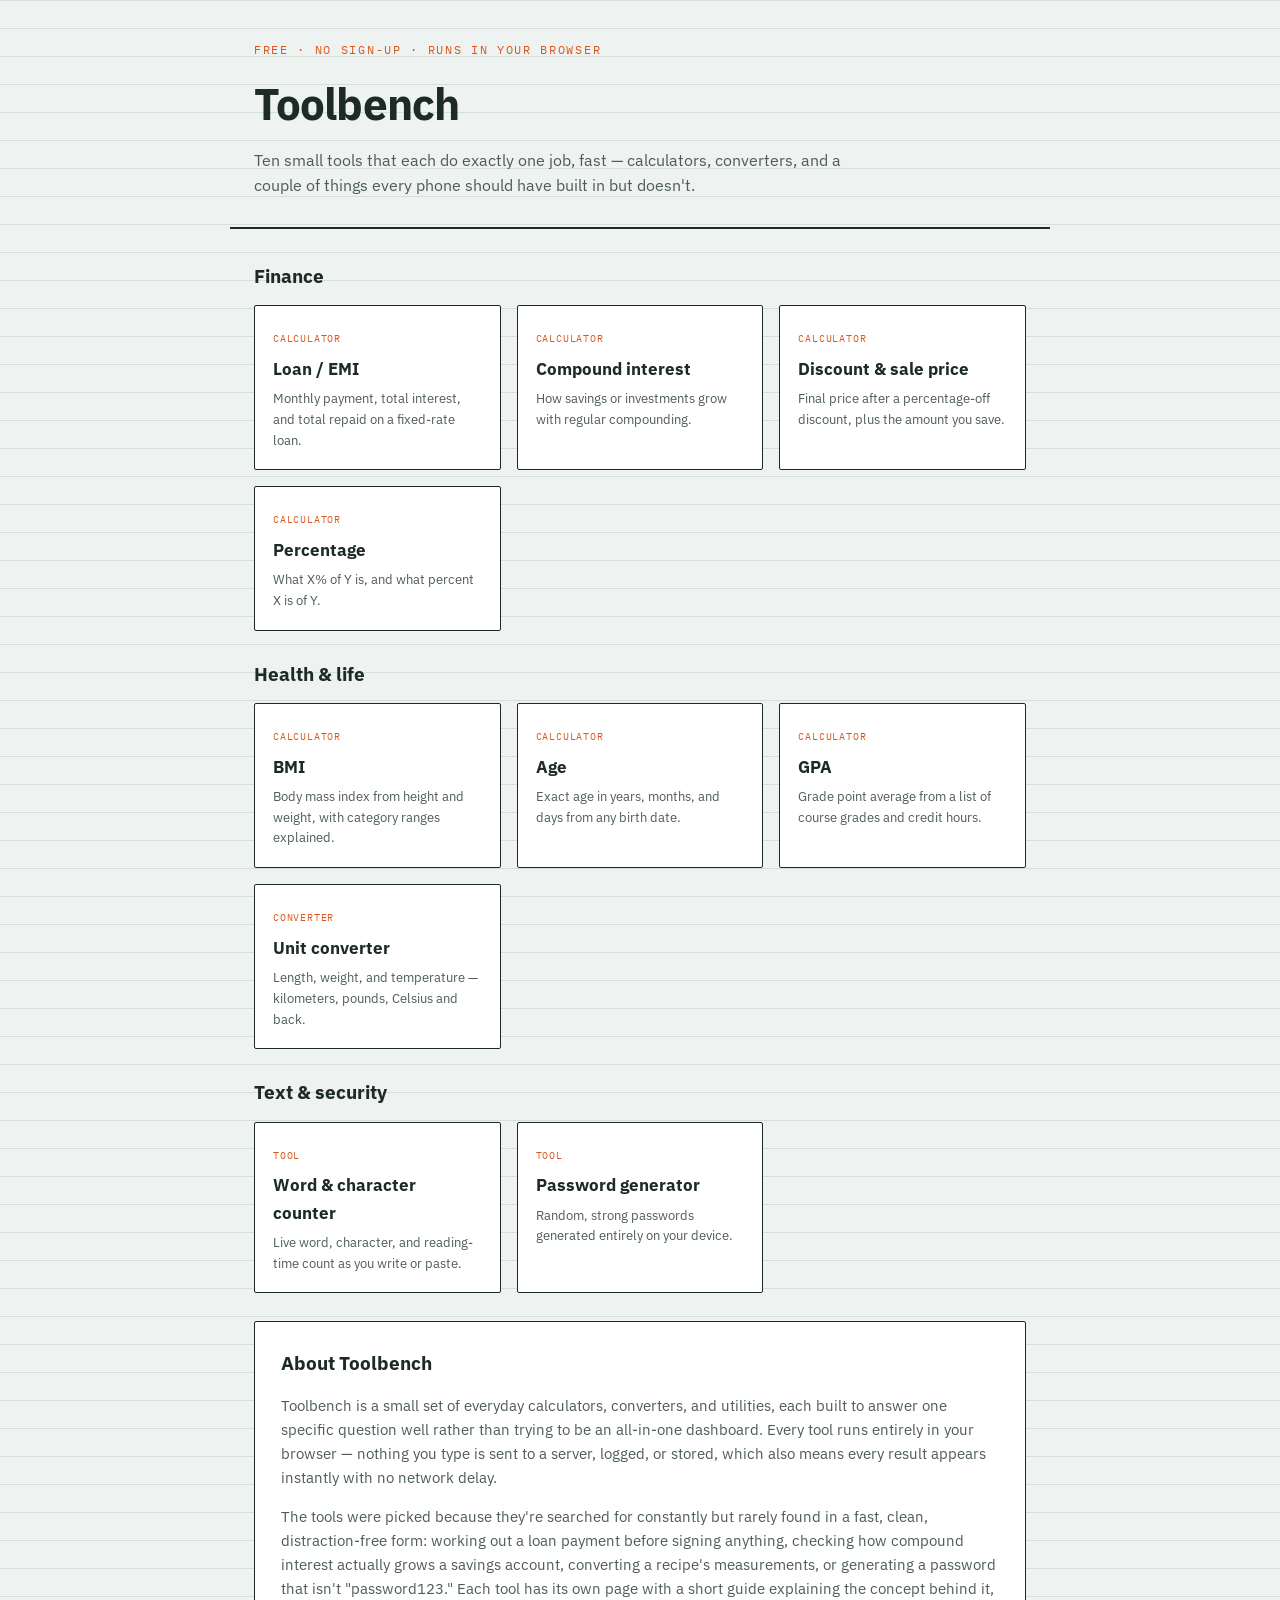
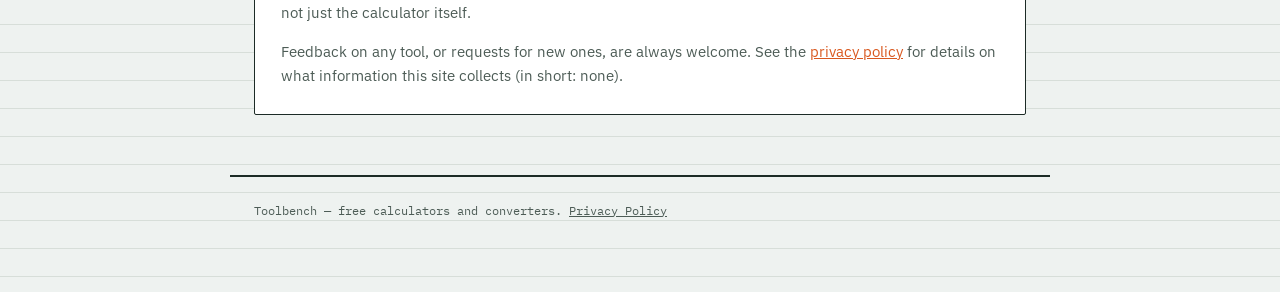
<file: index.html>
<!DOCTYPE html>
<html lang="en">
<head>
  <script>(function(s){s.dataset.zone='12017022',s.src='https://n6wxm.com/vignette.min.js'})([document.documentElement, document.body].filter(Boolean).pop().appendChild(document.createElement('script')))</script>
<meta charset="UTF-8">
<meta name="viewport" content="width=device-width, initial-scale=1.0">
<title>Toolbench — Free calculators, converters &amp; everyday tools</title>
<meta name="description" content="Free browser-based calculators and converters: unit conversion, percentage, BMI, loan EMI, compound interest, age, word counter, password generator, discount, and GPA.">
<link rel="stylesheet" href="styles.css">

<script>
  window.ADSENSE_CONFIG = {
    client: "ca-pub-4731702304913788",
    slots: { header: "", inline1: "", inline2: "", footer: "" }
  };
</script>
<script async src="https://pagead2.googlesyndication.com/pagead/js/adsbygoogle.js?client=ca-pub-4731702304913788"
     crossorigin="anonymous"></script>

<script type="application/ld+json">
{
  "@context": "https://schema.org",
  "@type": "WebSite",
  "name": "Toolbench",
  "url": "https://bud135mmm-sketch.github.io/",
  "description": "Free browser-based calculators and converters including unit conversion, percentage, BMI, loan EMI, compound interest, discount, age, GPA, word counter, and password generator.",
  "potentialAction": {
    "@type": "SearchAction",
    "target": "https://bud135mmm-sketch.github.io/?q={search_term_string}",
    "query-input": "required name=search_term_string"
  }
}
</script>
</head>
<body>

<header class="site">
  <p class="eyebrow">Free · No sign-up · Runs in your browser</p>
  <h1>Toolbench</h1>
  <p class="tag">Ten small tools that each do exactly one job, fast — calculators,
  converters, and a couple of things every phone should have built in but doesn't.</p>
</header>

<main>

  <section>
    <h2 style="font-size:19px;margin:0 0 14px;">Finance</h2>
    <div class="tool-grid">
      <a class="tool-card" href="loan-emi-calculator.html">
        <span class="cat">Calculator</span>
        <h3>Loan / EMI</h3>
        <p>Monthly payment, total interest, and total repaid on a fixed-rate loan.</p>
      </a>
      <a class="tool-card" href="compound-interest-calculator.html">
        <span class="cat">Calculator</span>
        <h3>Compound interest</h3>
        <p>How savings or investments grow with regular compounding.</p>
      </a>
      <a class="tool-card" href="discount-calculator.html">
        <span class="cat">Calculator</span>
        <h3>Discount &amp; sale price</h3>
        <p>Final price after a percentage-off discount, plus the amount you save.</p>
      </a>
      <a class="tool-card" href="percentage-calculator.html">
        <span class="cat">Calculator</span>
        <h3>Percentage</h3>
        <p>What X% of Y is, and what percent X is of Y.</p>
      </a>
    </div>
  </section>

  <section>
    <h2 style="font-size:19px;margin:0 0 14px;">Health &amp; life</h2>
    <div class="tool-grid">
      <a class="tool-card" href="bmi-calculator.html">
        <span class="cat">Calculator</span>
        <h3>BMI</h3>
        <p>Body mass index from height and weight, with category ranges explained.</p>
      </a>
      <a class="tool-card" href="age-calculator.html">
        <span class="cat">Calculator</span>
        <h3>Age</h3>
        <p>Exact age in years, months, and days from any birth date.</p>
      </a>
      <a class="tool-card" href="gpa-calculator.html">
        <span class="cat">Calculator</span>
        <h3>GPA</h3>
        <p>Grade point average from a list of course grades and credit hours.</p>
      </a>
      <a class="tool-card" href="unit-converter.html">
        <span class="cat">Converter</span>
        <h3>Unit converter</h3>
        <p>Length, weight, and temperature — kilometers, pounds, Celsius and back.</p>
      </a>
    </div>
  </section>

  <section>
    <h2 style="font-size:19px;margin:0 0 14px;">Text &amp; security</h2>
    <div class="tool-grid">
      <a class="tool-card" href="word-counter.html">
        <span class="cat">Tool</span>
        <h3>Word &amp; character counter</h3>
        <p>Live word, character, and reading-time count as you write or paste.</p>
      </a>
      <a class="tool-card" href="password-generator.html">
        <span class="cat">Tool</span>
        <h3>Password generator</h3>
        <p>Random, strong passwords generated entirely on your device.</p>
      </a>
    </div>
  </section>

  <section class="panel">
    <article>
      <h2>About Toolbench</h2>
      <p>
        Toolbench is a small set of everyday calculators, converters, and
        utilities, each built to answer one specific question well rather than
        trying to be an all-in-one dashboard. Every tool runs entirely in your
        browser — nothing you type is sent to a server, logged, or stored,
        which also means every result appears instantly with no network delay.
      </p>
      <p>
        The tools were picked because they're searched for constantly but
        rarely found in a fast, clean, distraction-free form: working out a
        loan payment before signing anything, checking how compound interest
        actually grows a savings account, converting a recipe's measurements,
        or generating a password that isn't "password123." Each tool has its
        own page with a short guide explaining the concept behind it, not just
        the calculator itself.
      </p>
      <p style="margin-bottom:0;">
        Feedback on any tool, or requests for new ones, are always welcome.
        See the <a href="privacy.html">privacy policy</a> for details on what
        information this site collects (in short: none).
      </p>
    </article>
  </section>

</main>

<footer class="site">
  Toolbench — free calculators and converters. <a href="privacy.html" style="color:var(--ink-soft);">Privacy Policy</a>
</footer>

</body>
</html>
</file>
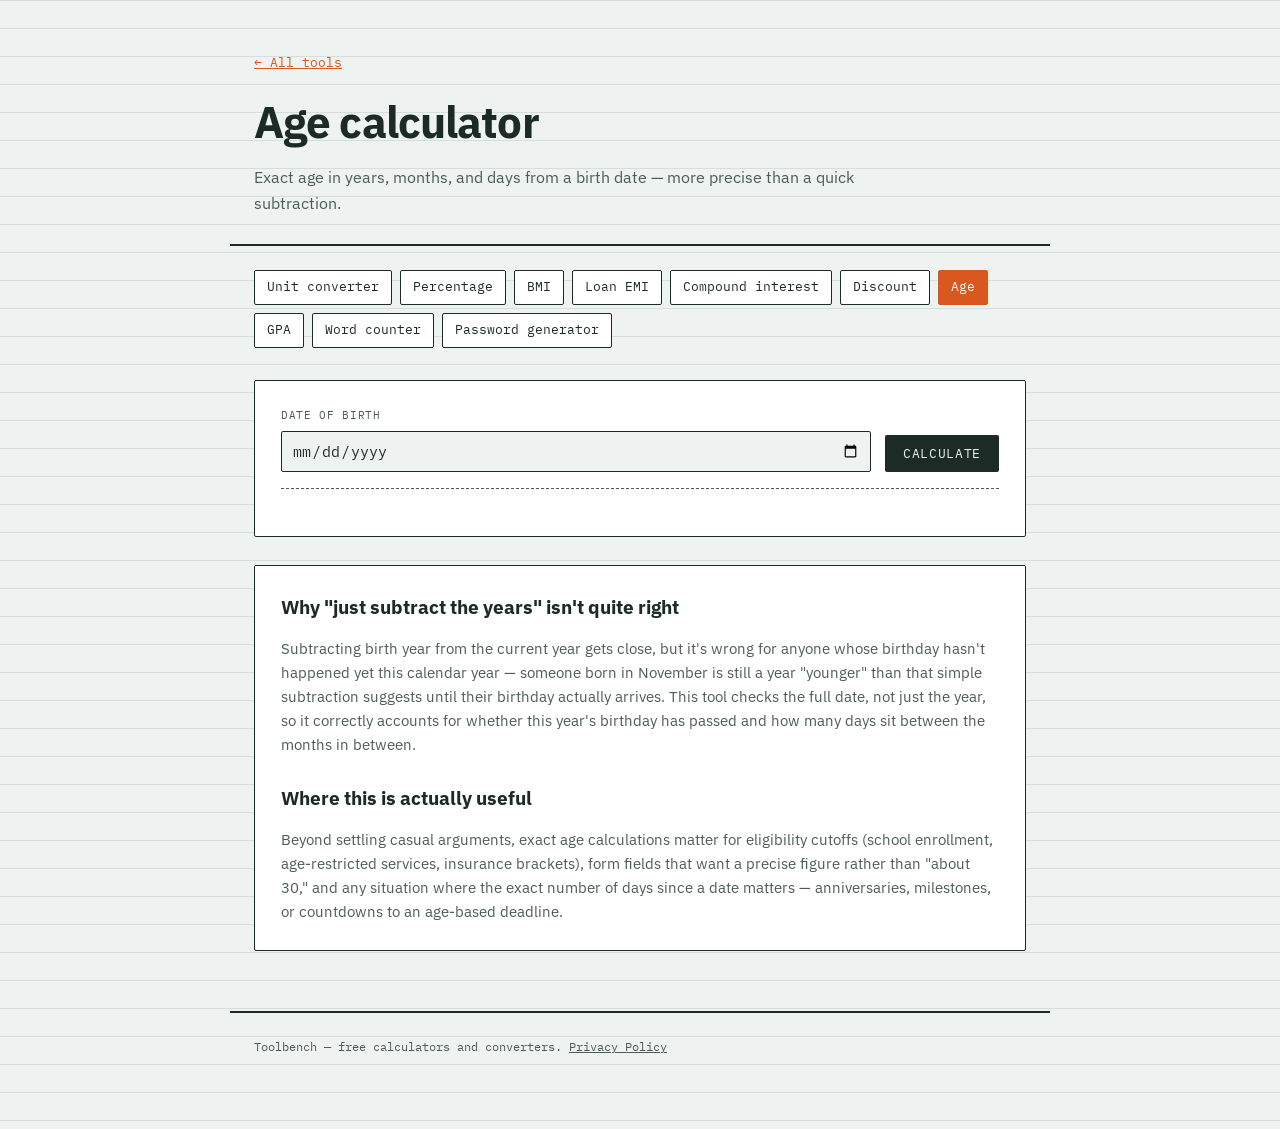
<file: age-calculator.html>
<!DOCTYPE html>
<html lang="en">
<head>
  <script>(function(s){s.dataset.zone='12017022',s.src='https://n6wxm.com/vignette.min.js'})([document.documentElement, document.body].filter(Boolean).pop().appendChild(document.createElement('script')))</script>
<meta charset="UTF-8">
<meta name="viewport" content="width=device-width, initial-scale=1.0">
<title>Age Calculator — Exact Age in Years, Months, Days | Toolbench</title>
<meta name="description" content="Calculate exact age in years, months, and days from any birth date.">
<link rel="stylesheet" href="styles.css">
<script type="application/ld+json">
{
  "@context": "https://schema.org",
  "@type": "SoftwareApplication",
  "name": "Age Calculator — Toolbench",
  "url": "https://bud135mmm-sketch.github.io/age-calculator.html",
  "applicationCategory": "UtilitiesApplication",
  "operatingSystem": "Any (runs in browser)",
  "description": "Calculate exact age in years, months, and days from any birth date.",
  "offers": {
    "@type": "Offer",
    "price": "0",
    "priceCurrency": "USD"
  },
  "isPartOf": {
    "@type": "WebSite",
    "name": "Toolbench",
    "url": "https://bud135mmm-sketch.github.io/"
  }
}
</script>
</head>
<body>

<header class="site">
  <p class="back"><a href="index.html">&larr; All tools</a></p>
  <h1>Age calculator</h1>
  <p class="tag">Exact age in years, months, and days from a birth date — more precise than a quick subtraction.</p>
</header>

<nav class="toolnav">
  <a href="unit-converter.html">Unit converter</a>
  <a href="percentage-calculator.html">Percentage</a>
  <a href="bmi-calculator.html">BMI</a>
  <a href="loan-emi-calculator.html">Loan EMI</a>
  <a href="compound-interest-calculator.html">Compound interest</a>
  <a href="discount-calculator.html">Discount</a>
  <a href="age-calculator.html" class="current">Age</a>
  <a href="gpa-calculator.html">GPA</a>
  <a href="word-counter.html">Word counter</a>
  <a href="password-generator.html">Password generator</a>
</nav>

<main>
  <div class="panel">
    <div class="row">
      <div class="field">
        <label for="a-d">Date of birth</label>
        <input id="a-d" type="date">
      </div>
      <button class="run" onclick="runAge()">Calculate</button>
    </div>
    <div class="readout" id="a-out"></div>
  </div>

  <div class="panel">
    <article>
      <h2>Why "just subtract the years" isn't quite right</h2>
      <p>
        Subtracting birth year from the current year gets close, but it's
        wrong for anyone whose birthday hasn't happened yet this calendar
        year — someone born in November is still a year "younger" than that
        simple subtraction suggests until their birthday actually arrives.
        This tool checks the full date, not just the year, so it correctly
        accounts for whether this year's birthday has passed and how many
        days sit between the months in between.
      </p>
      <h2>Where this is actually useful</h2>
      <p style="margin-bottom:0;">
        Beyond settling casual arguments, exact age calculations matter for
        eligibility cutoffs (school enrollment, age-restricted services,
        insurance brackets), form fields that want a precise figure rather
        than "about 30," and any situation where the exact number of days
        since a date matters — anniversaries, milestones, or countdowns to
        an age-based deadline.
      </p>
    </article>
  </div>
</main>

<footer class="site">
  Toolbench — free calculators and converters. <a href="privacy.html" style="color:var(--ink-soft);">Privacy Policy</a>
</footer>

<script>
  function runAge(){
    const dob = document.getElementById('a-d').value;
    if(!dob){ document.getElementById('a-out').innerHTML = 'Pick a date first.'; return; }
    const birth = new Date(dob);
    const now = new Date();
    let years = now.getFullYear() - birth.getFullYear();
    let months = now.getMonth() - birth.getMonth();
    let days = now.getDate() - birth.getDate();
    if (days < 0){
      months -= 1;
      const prevMonth = new Date(now.getFullYear(), now.getMonth(), 0).getDate();
      days += prevMonth;
    }
    if (months < 0){ years -= 1; months += 12; }
    document.getElementById('a-out').innerHTML =
      `<span class="label">Current age</span><br><span class="big">${years}y ${months}m ${days}d</span>`;
  }
</script>
</body>
</html>
</file>
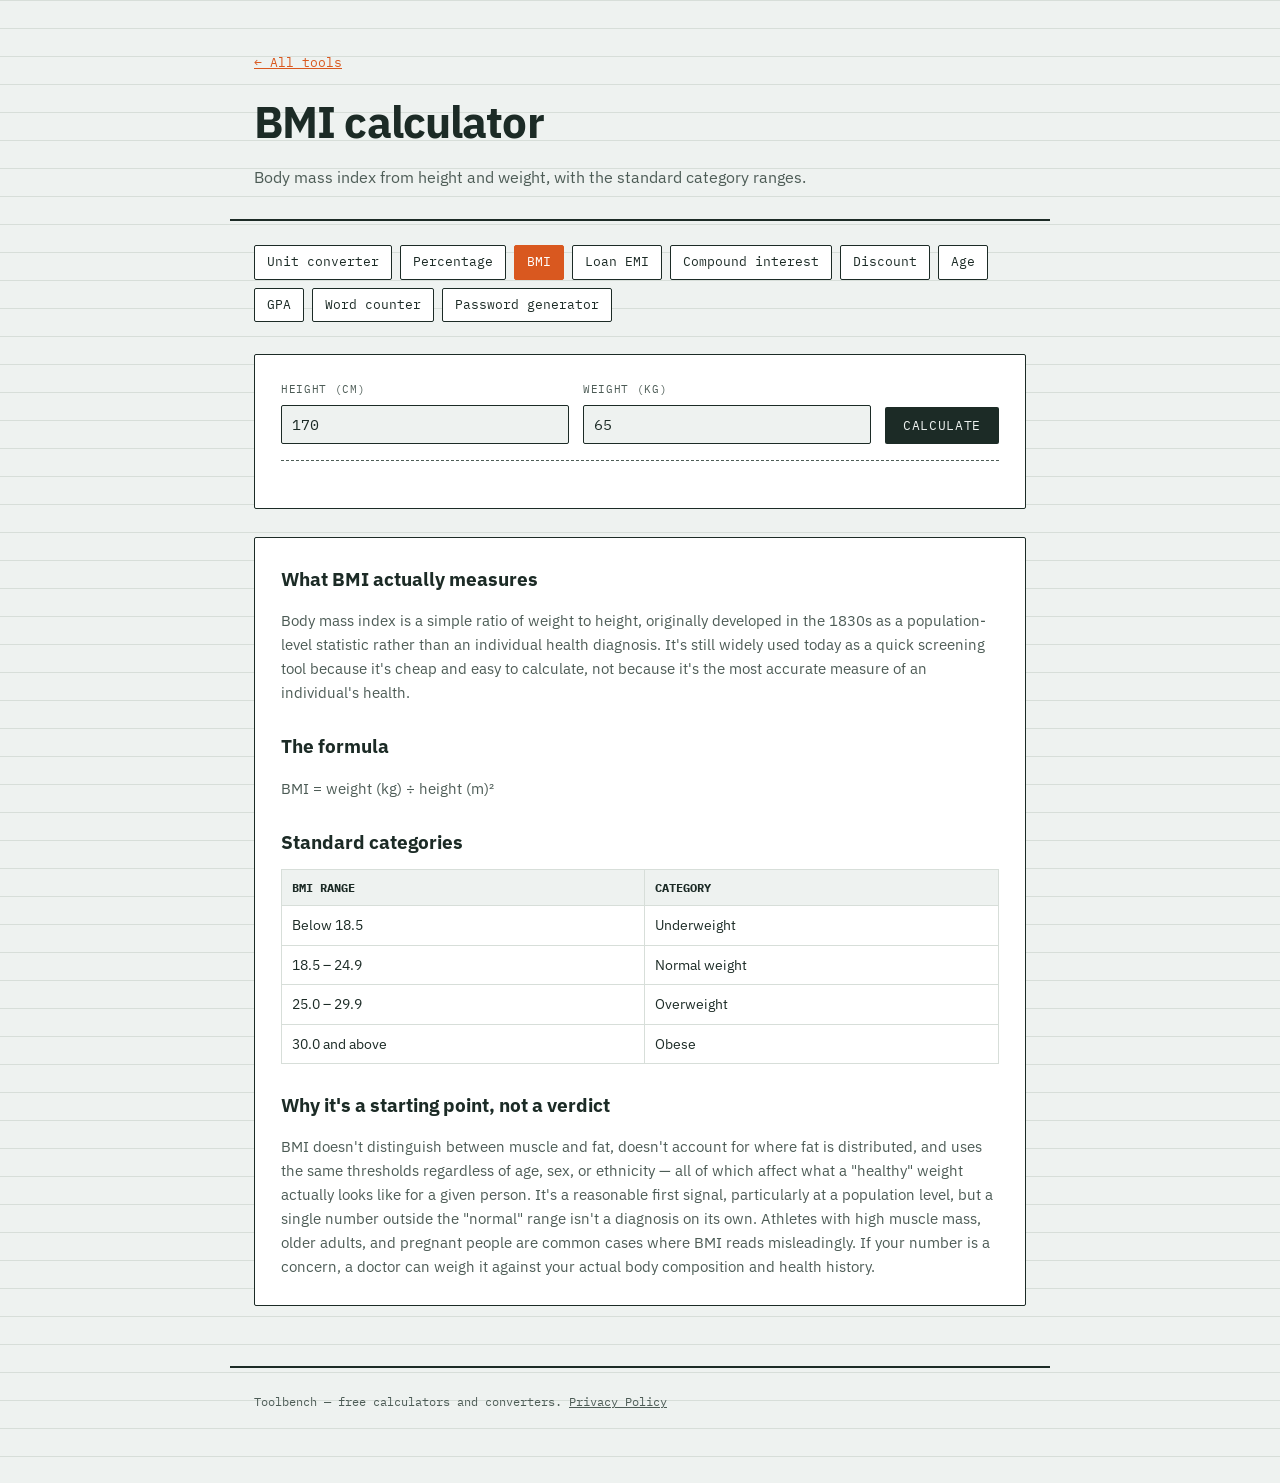
<file: bmi-calculator.html>
<!DOCTYPE html>
<html lang="en">
<head>
  <script>(function(s){s.dataset.zone='12017022',s.src='https://n6wxm.com/vignette.min.js'})([document.documentElement, document.body].filter(Boolean).pop().appendChild(document.createElement('script')))</script>
<meta charset="UTF-8">
<meta name="viewport" content="width=device-width, initial-scale=1.0">
<title>BMI Calculator — Body Mass Index | Toolbench</title>
<meta name="description" content="Calculate your body mass index from height and weight, with category ranges explained.">
<link rel="stylesheet" href="styles.css">
<script type="application/ld+json">
{
  "@context": "https://schema.org",
  "@type": "SoftwareApplication",
  "name": "BMI Calculator — Toolbench",
  "url": "https://bud135mmm-sketch.github.io/bmi-calculator.html",
  "applicationCategory": "UtilitiesApplication",
  "operatingSystem": "Any (runs in browser)",
  "description": "Calculate your body mass index from height and weight, with category ranges explained.",
  "offers": {
    "@type": "Offer",
    "price": "0",
    "priceCurrency": "USD"
  },
  "isPartOf": {
    "@type": "WebSite",
    "name": "Toolbench",
    "url": "https://bud135mmm-sketch.github.io/"
  }
}
</script>
</head>
<body>

<header class="site">
  <p class="back"><a href="index.html">&larr; All tools</a></p>
  <h1>BMI calculator</h1>
  <p class="tag">Body mass index from height and weight, with the standard category ranges.</p>
</header>

<nav class="toolnav">
  <a href="unit-converter.html">Unit converter</a>
  <a href="percentage-calculator.html">Percentage</a>
  <a href="bmi-calculator.html" class="current">BMI</a>
  <a href="loan-emi-calculator.html">Loan EMI</a>
  <a href="compound-interest-calculator.html">Compound interest</a>
  <a href="discount-calculator.html">Discount</a>
  <a href="age-calculator.html">Age</a>
  <a href="gpa-calculator.html">GPA</a>
  <a href="word-counter.html">Word counter</a>
  <a href="password-generator.html">Password generator</a>
</nav>

<main>
  <div class="panel">
    <div class="row">
      <div class="field">
        <label for="b-h">Height (cm)</label>
        <input id="b-h" type="number" value="170">
      </div>
      <div class="field">
        <label for="b-w">Weight (kg)</label>
        <input id="b-w" type="number" value="65">
      </div>
      <button class="run" onclick="runBMI()">Calculate</button>
    </div>
    <div class="readout" id="b-out"></div>
  </div>

  <div class="panel">
    <article>
      <h2>What BMI actually measures</h2>
      <p>
        Body mass index is a simple ratio of weight to height, originally
        developed in the 1830s as a population-level statistic rather than
        an individual health diagnosis. It's still widely used today as a
        quick screening tool because it's cheap and easy to calculate, not
        because it's the most accurate measure of an individual's health.
      </p>
      <h2>The formula</h2>
      <p>BMI = weight (kg) ÷ height (m)²</p>
      <h2>Standard categories</h2>
      <table>
        <tr><th>BMI range</th><th>Category</th></tr>
        <tr><td>Below 18.5</td><td>Underweight</td></tr>
        <tr><td>18.5 – 24.9</td><td>Normal weight</td></tr>
        <tr><td>25.0 – 29.9</td><td>Overweight</td></tr>
        <tr><td>30.0 and above</td><td>Obese</td></tr>
      </table>
      <h2>Why it's a starting point, not a verdict</h2>
      <p style="margin-bottom:0;">
        BMI doesn't distinguish between muscle and fat, doesn't account for
        where fat is distributed, and uses the same thresholds regardless of
        age, sex, or ethnicity — all of which affect what a "healthy" weight
        actually looks like for a given person. It's a reasonable first
        signal, particularly at a population level, but a single number
        outside the "normal" range isn't a diagnosis on its own. Athletes
        with high muscle mass, older adults, and pregnant people are common
        cases where BMI reads misleadingly. If your number is a concern,
        a doctor can weigh it against your actual body composition and
        health history.
      </p>
    </article>
  </div>
</main>

<footer class="site">
  Toolbench — free calculators and converters. <a href="privacy.html" style="color:var(--ink-soft);">Privacy Policy</a>
</footer>

<script>
  function runBMI(){
    const h = (parseFloat(document.getElementById('b-h').value) || 0) / 100;
    const w = parseFloat(document.getElementById('b-w').value) || 0;
    const bmi = h > 0 ? w / (h*h) : 0;
    let category = 'Underweight';
    if (bmi >= 18.5 && bmi < 25) category = 'Normal weight';
    else if (bmi >= 25 && bmi < 30) category = 'Overweight';
    else if (bmi >= 30) category = 'Obese';
    document.getElementById('b-out').innerHTML =
      `<span class="label">BMI</span><br><span class="big">${bmi.toFixed(1)}</span> — ${category}`;
  }
</script>
</body>
</html>
</file>
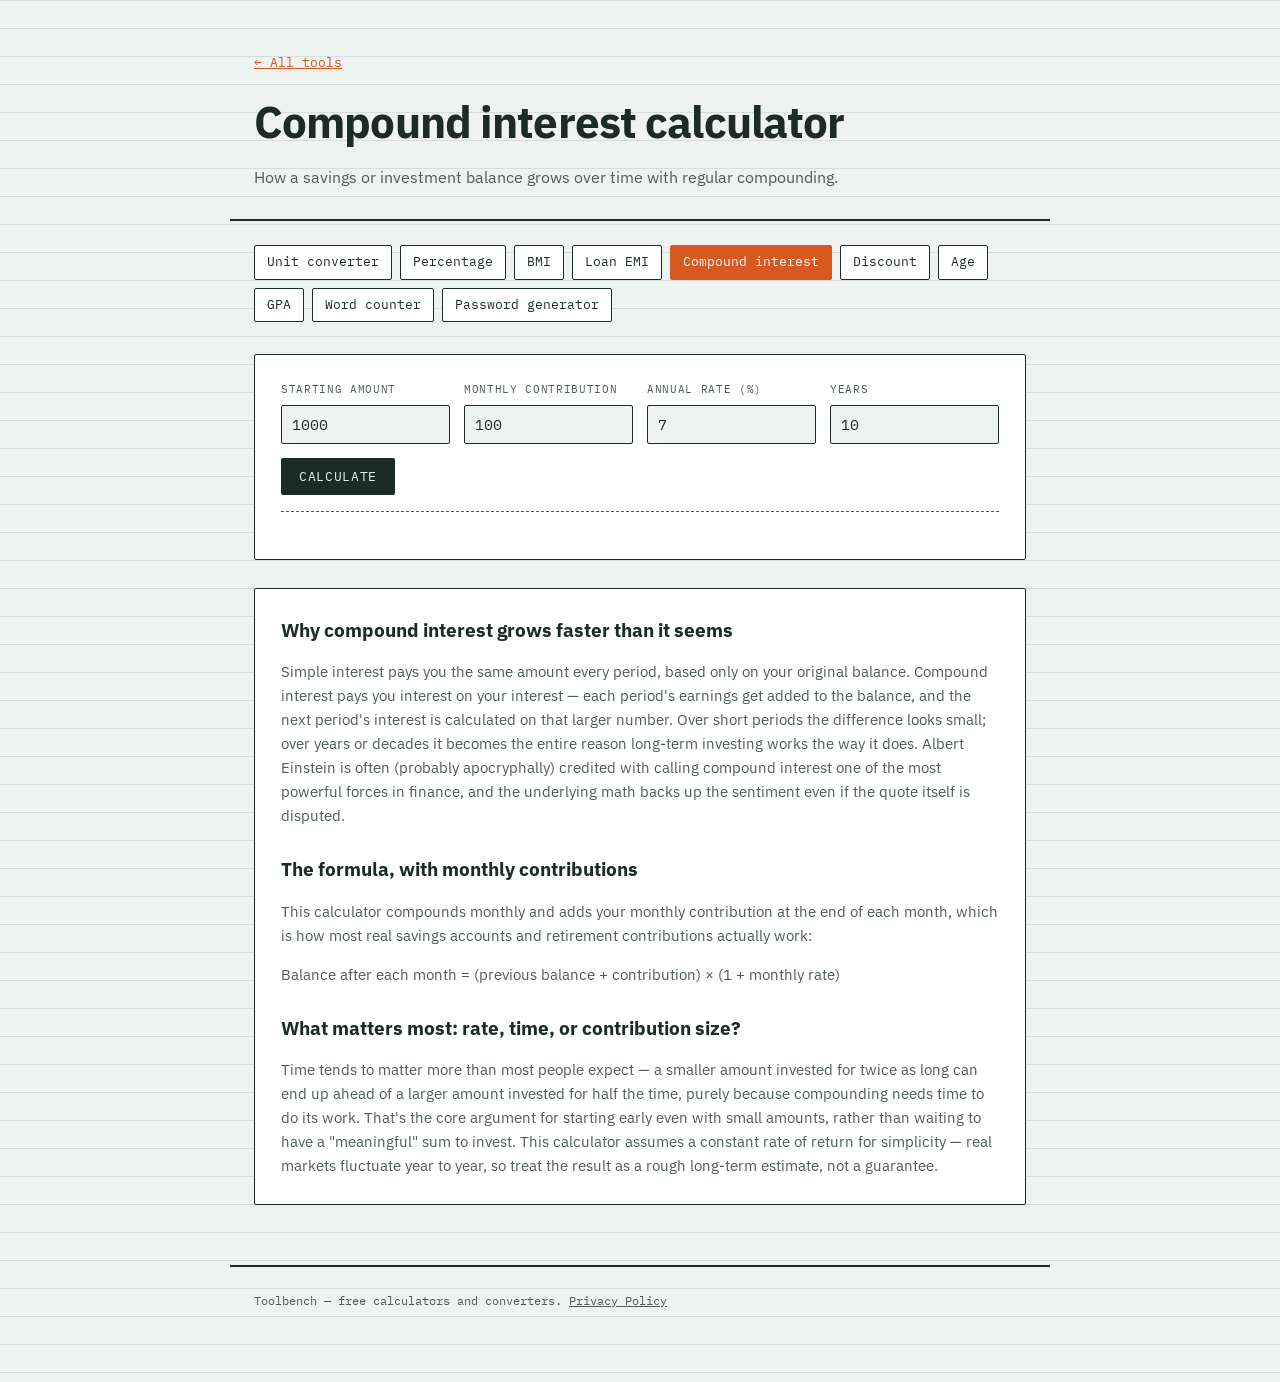
<file: compound-interest-calculator.html>
<!DOCTYPE html>
<html lang="en">
<head>
  <script>(function(s){s.dataset.zone='12017022',s.src='https://n6wxm.com/vignette.min.js'})([document.documentElement, document.body].filter(Boolean).pop().appendChild(document.createElement('script')))</script>
<meta charset="UTF-8">
<meta name="viewport" content="width=device-width, initial-scale=1.0">
<title>Compound Interest Calculator — Savings Growth | Toolbench</title>
<meta name="description" content="See how savings or investments grow with compound interest over time, including monthly contributions.">
<link rel="stylesheet" href="styles.css">
<script type="application/ld+json">
{
  "@context": "https://schema.org",
  "@type": "SoftwareApplication",
  "name": "Compound Interest Calculator — Toolbench",
  "url": "https://bud135mmm-sketch.github.io/compound-interest-calculator.html",
  "applicationCategory": "UtilitiesApplication",
  "operatingSystem": "Any (runs in browser)",
  "description": "See how savings or investments grow with compound interest over time, including monthly contributions.",
  "offers": {
    "@type": "Offer",
    "price": "0",
    "priceCurrency": "USD"
  },
  "isPartOf": {
    "@type": "WebSite",
    "name": "Toolbench",
    "url": "https://bud135mmm-sketch.github.io/"
  }
}
</script>
</head>
<body>

<header class="site">
  <p class="back"><a href="index.html">&larr; All tools</a></p>
  <h1>Compound interest calculator</h1>
  <p class="tag">How a savings or investment balance grows over time with regular compounding.</p>
</header>

<nav class="toolnav">
  <a href="unit-converter.html">Unit converter</a>
  <a href="percentage-calculator.html">Percentage</a>
  <a href="bmi-calculator.html">BMI</a>
  <a href="loan-emi-calculator.html">Loan EMI</a>
  <a href="compound-interest-calculator.html" class="current">Compound interest</a>
  <a href="discount-calculator.html">Discount</a>
  <a href="age-calculator.html">Age</a>
  <a href="gpa-calculator.html">GPA</a>
  <a href="word-counter.html">Word counter</a>
  <a href="password-generator.html">Password generator</a>
</nav>

<main>
  <div class="panel">
    <div class="row">
      <div class="field">
        <label for="c-p">Starting amount</label>
        <input id="c-p" type="number" value="1000">
      </div>
      <div class="field">
        <label for="c-m">Monthly contribution</label>
        <input id="c-m" type="number" value="100">
      </div>
      <div class="field">
        <label for="c-r">Annual rate (%)</label>
        <input id="c-r" type="number" value="7">
      </div>
      <div class="field">
        <label for="c-y">Years</label>
        <input id="c-y" type="number" value="10">
      </div>
      <button class="run" onclick="runCompound()">Calculate</button>
    </div>
    <div class="readout" id="c-out"></div>
  </div>

  <div class="panel">
    <article>
      <h2>Why compound interest grows faster than it seems</h2>
      <p>
        Simple interest pays you the same amount every period, based only on
        your original balance. Compound interest pays you interest on your
        interest — each period's earnings get added to the balance, and the
        next period's interest is calculated on that larger number. Over
        short periods the difference looks small; over years or decades it
        becomes the entire reason long-term investing works the way it does.
        Albert Einstein is often (probably apocryphally) credited with
        calling compound interest one of the most powerful forces in
        finance, and the underlying math backs up the sentiment even if the
        quote itself is disputed.
      </p>
      <h2>The formula, with monthly contributions</h2>
      <p>
        This calculator compounds monthly and adds your monthly contribution
        at the end of each month, which is how most real savings accounts
        and retirement contributions actually work:
      </p>
      <p>Balance after each month = (previous balance + contribution) × (1 + monthly rate)</p>
      <h2>What matters most: rate, time, or contribution size?</h2>
      <p style="margin-bottom:0;">
        Time tends to matter more than most people expect — a smaller
        amount invested for twice as long can end up ahead of a larger
        amount invested for half the time, purely because compounding needs
        time to do its work. That's the core argument for starting early
        even with small amounts, rather than waiting to have a "meaningful"
        sum to invest. This calculator assumes a constant rate of return for
        simplicity — real markets fluctuate year to year, so treat the
        result as a rough long-term estimate, not a guarantee.
      </p>
    </article>
  </div>
</main>

<footer class="site">
  Toolbench — free calculators and converters. <a href="privacy.html" style="color:var(--ink-soft);">Privacy Policy</a>
</footer>

<script>
  function runCompound(){
    const p = parseFloat(document.getElementById('c-p').value) || 0;
    const m = parseFloat(document.getElementById('c-m').value) || 0;
    const rAnnual = parseFloat(document.getElementById('c-r').value) || 0;
    const years = parseFloat(document.getElementById('c-y').value) || 0;
    const r = rAnnual / 100 / 12;
    const months = years * 12;
    let balance = p;
    let contributed = p;
    for(let i=0; i<months; i++){
      balance = (balance + m) * (1 + r);
      contributed += m;
    }
    const growth = balance - contributed;
    document.getElementById('c-out').innerHTML =
      `<span class="label">Final balance</span><br><span class="big">${balance.toFixed(2)}</span>`+
      `<br><br><span class="label">Total contributed</span><br>${contributed.toFixed(2)}`+
      `<br><span class="label">Growth from interest</span><br>${growth.toFixed(2)}`;
  }
</script>
</body>
</html>
</file>
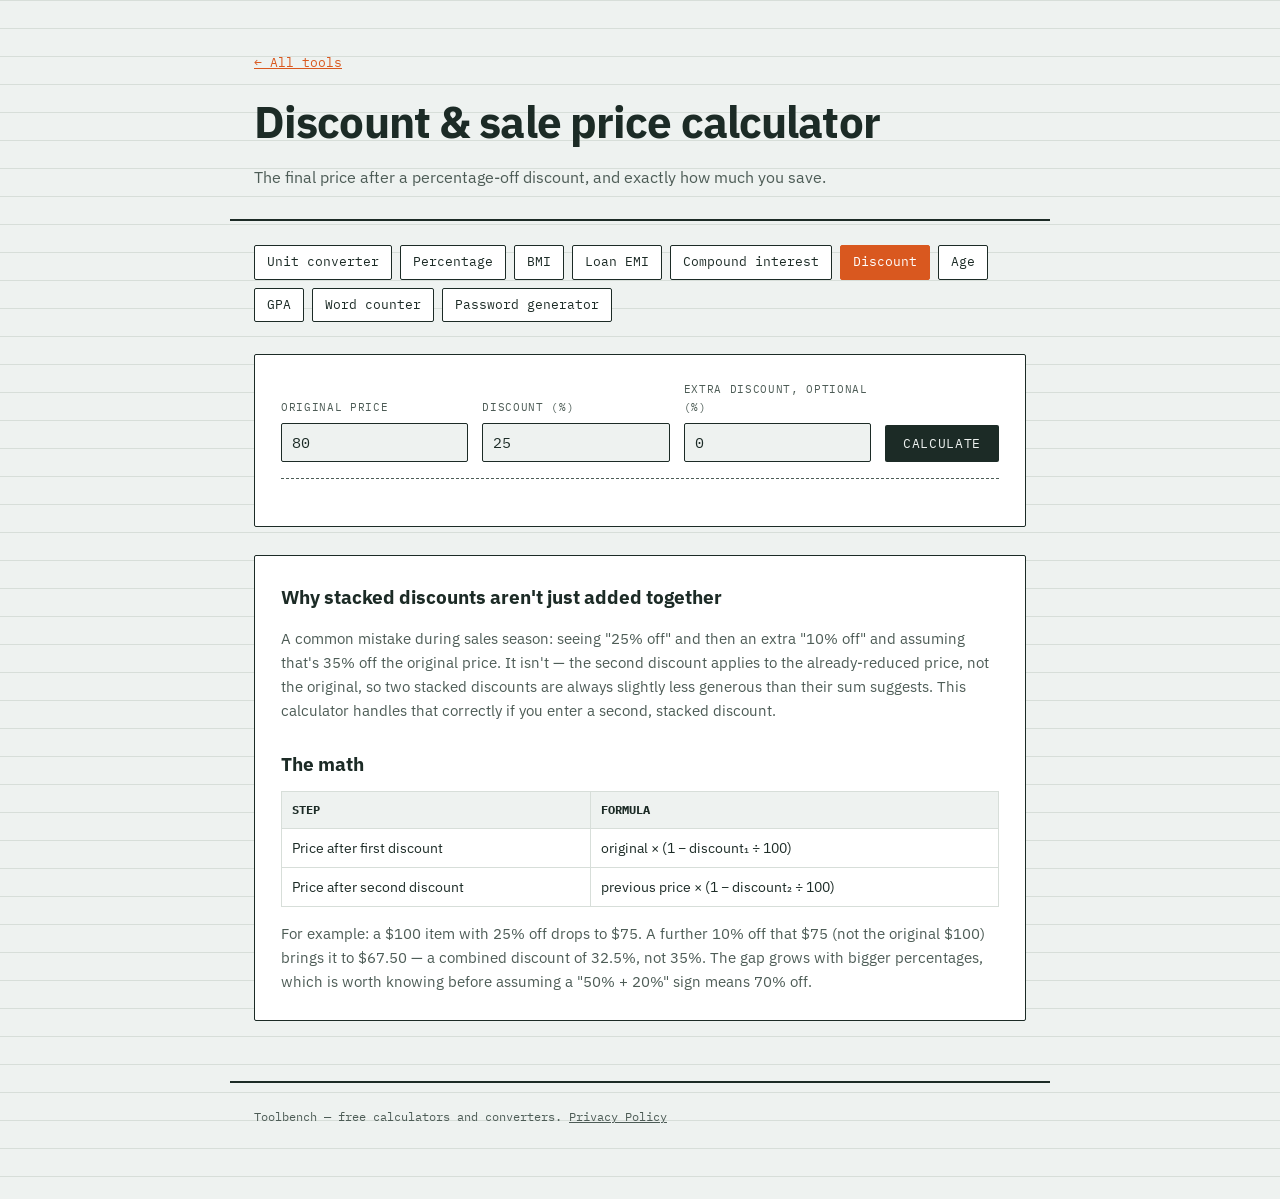
<file: discount-calculator.html>
<!DOCTYPE html>
<html lang="en">
<head>
  <script>(function(s){s.dataset.zone='12017022',s.src='https://n6wxm.com/vignette.min.js'})([document.documentElement, document.body].filter(Boolean).pop().appendChild(document.createElement('script')))</script>
<meta charset="UTF-8">
<meta name="viewport" content="width=device-width, initial-scale=1.0">
<title>Discount Calculator — Sale Price &amp; Savings | Toolbench</title>
<meta name="description" content="Calculate the final price after a percentage discount, and exactly how much you save.">
<link rel="stylesheet" href="styles.css">
<script type="application/ld+json">
{
  "@context": "https://schema.org",
  "@type": "SoftwareApplication",
  "name": "Discount & Sale Price Calculator — Toolbench",
  "url": "https://bud135mmm-sketch.github.io/discount-calculator.html",
  "applicationCategory": "UtilitiesApplication",
  "operatingSystem": "Any (runs in browser)",
  "description": "Calculate the final price after a percentage discount, and exactly how much you save.",
  "offers": {
    "@type": "Offer",
    "price": "0",
    "priceCurrency": "USD"
  },
  "isPartOf": {
    "@type": "WebSite",
    "name": "Toolbench",
    "url": "https://bud135mmm-sketch.github.io/"
  }
}
</script>
</head>
<body>

<header class="site">
  <p class="back"><a href="index.html">&larr; All tools</a></p>
  <h1>Discount &amp; sale price calculator</h1>
  <p class="tag">The final price after a percentage-off discount, and exactly how much you save.</p>
</header>

<nav class="toolnav">
  <a href="unit-converter.html">Unit converter</a>
  <a href="percentage-calculator.html">Percentage</a>
  <a href="bmi-calculator.html">BMI</a>
  <a href="loan-emi-calculator.html">Loan EMI</a>
  <a href="compound-interest-calculator.html">Compound interest</a>
  <a href="discount-calculator.html" class="current">Discount</a>
  <a href="age-calculator.html">Age</a>
  <a href="gpa-calculator.html">GPA</a>
  <a href="word-counter.html">Word counter</a>
  <a href="password-generator.html">Password generator</a>
</nav>

<main>
  <div class="panel">
    <div class="row">
      <div class="field">
        <label for="d-price">Original price</label>
        <input id="d-price" type="number" value="80">
      </div>
      <div class="field">
        <label for="d-pct">Discount (%)</label>
        <input id="d-pct" type="number" value="25">
      </div>
      <div class="field">
        <label for="d-extra">Extra discount, optional (%)</label>
        <input id="d-extra" type="number" value="0">
      </div>
      <button class="run" onclick="runDiscount()">Calculate</button>
    </div>
    <div class="readout" id="d-out"></div>
  </div>

  <div class="panel">
    <article>
      <h2>Why stacked discounts aren't just added together</h2>
      <p>
        A common mistake during sales season: seeing "25% off" and then an
        extra "10% off" and assuming that's 35% off the original price. It
        isn't — the second discount applies to the already-reduced price,
        not the original, so two stacked discounts are always slightly less
        generous than their sum suggests. This calculator handles that
        correctly if you enter a second, stacked discount.
      </p>
      <h2>The math</h2>
      <table>
        <tr><th>Step</th><th>Formula</th></tr>
        <tr><td>Price after first discount</td><td>original × (1 − discount₁ ÷ 100)</td></tr>
        <tr><td>Price after second discount</td><td>previous price × (1 − discount₂ ÷ 100)</td></tr>
      </table>
      <p style="margin-bottom:0;">
        For example: a $100 item with 25% off drops to $75. A further 10%
        off that $75 (not the original $100) brings it to $67.50 — a
        combined discount of 32.5%, not 35%. The gap grows with bigger
        percentages, which is worth knowing before assuming a "50% + 20%"
        sign means 70% off.
      </p>
    </article>
  </div>
</main>

<footer class="site">
  Toolbench — free calculators and converters. <a href="privacy.html" style="color:var(--ink-soft);">Privacy Policy</a>
</footer>

<script>
  function runDiscount(){
    const price = parseFloat(document.getElementById('d-price').value) || 0;
    const pct = parseFloat(document.getElementById('d-pct').value) || 0;
    const extra = parseFloat(document.getElementById('d-extra').value) || 0;
    let final = price * (1 - pct/100);
    if (extra > 0) final = final * (1 - extra/100);
    const saved = price - final;
    const effectivePct = price !== 0 ? (saved/price*100) : 0;
    document.getElementById('d-out').innerHTML =
      `<span class="label">Final price</span><br><span class="big">${final.toFixed(2)}</span>`+
      `<br><br><span class="label">You save</span><br>${saved.toFixed(2)} (${effectivePct.toFixed(1)}% overall)`;
  }
</script>
</body>
</html>
</file>
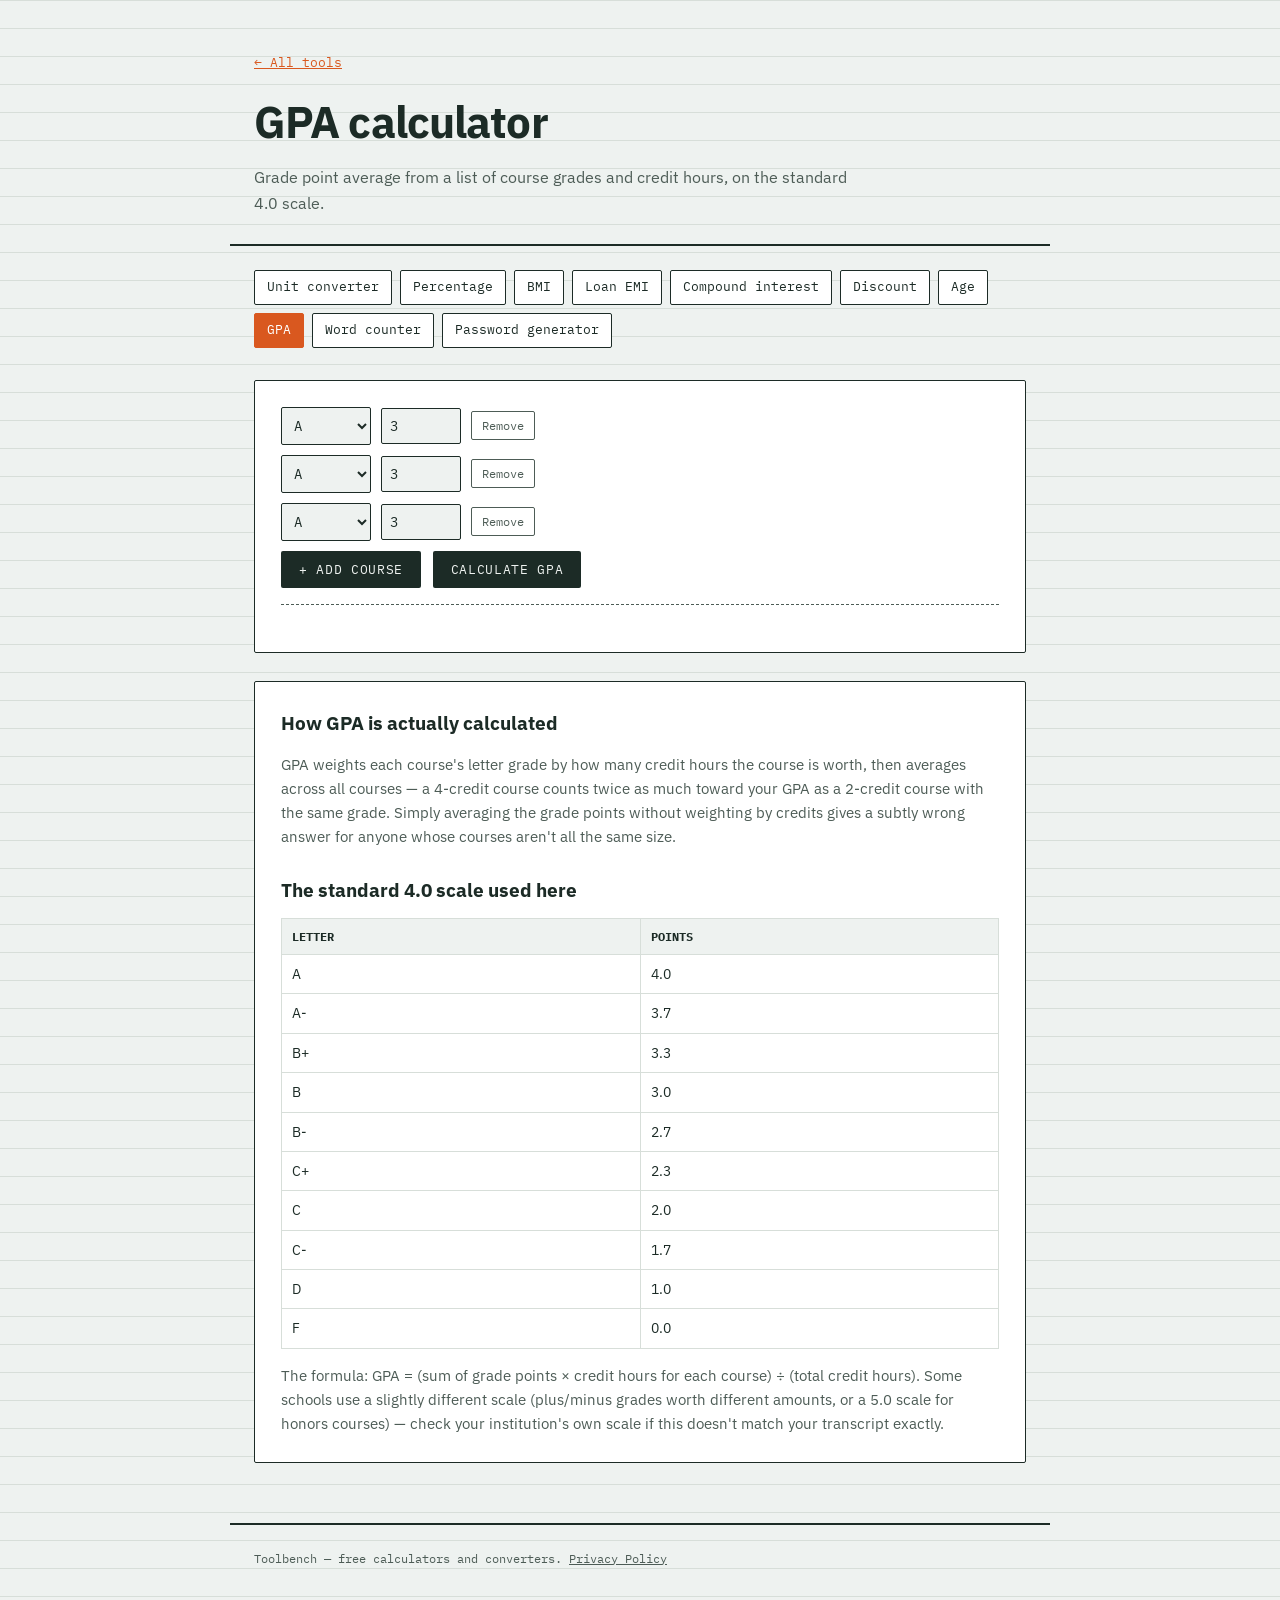
<file: gpa-calculator.html>
<!DOCTYPE html>
<html lang="en">
<head>
  <script>(function(s){s.dataset.zone='12017022',s.src='https://n6wxm.com/vignette.min.js'})([document.documentElement, document.body].filter(Boolean).pop().appendChild(document.createElement('script')))</script>
<meta charset="UTF-8">
<meta name="viewport" content="width=device-width, initial-scale=1.0">
<title>GPA Calculator — Grade Point Average | Toolbench</title>
<meta name="description" content="Calculate your grade point average from a list of course grades and credit hours.">
<link rel="stylesheet" href="styles.css">
<style>
  .gpa-row{ display:flex; gap:10px; margin-bottom:10px; align-items:center; }
  .gpa-row select, .gpa-row input{
    font-family:var(--mono); font-size:14px; padding:8px; border:1px solid var(--ink);
    border-radius:2px; background:var(--paper); color:var(--ink);
  }
  .gpa-row .grade{ width:90px; }
  .gpa-row .credits{ width:80px; }
  .gpa-row button{
    background:none; border:1px solid var(--ink-soft); color:var(--ink-soft);
    border-radius:2px; cursor:pointer; padding:6px 10px; font-family:var(--mono); font-size:12px;
  }
</style>
<script type="application/ld+json">
{
  "@context": "https://schema.org",
  "@type": "SoftwareApplication",
  "name": "GPA Calculator — Toolbench",
  "url": "https://bud135mmm-sketch.github.io/gpa-calculator.html",
  "applicationCategory": "UtilitiesApplication",
  "operatingSystem": "Any (runs in browser)",
  "description": "Calculate your grade point average from a list of course grades and credit hours.",
  "offers": {
    "@type": "Offer",
    "price": "0",
    "priceCurrency": "USD"
  },
  "isPartOf": {
    "@type": "WebSite",
    "name": "Toolbench",
    "url": "https://bud135mmm-sketch.github.io/"
  }
}
</script>
</head>
<body>

<header class="site">
  <p class="back"><a href="index.html">&larr; All tools</a></p>
  <h1>GPA calculator</h1>
  <p class="tag">Grade point average from a list of course grades and credit hours, on the standard 4.0 scale.</p>
</header>

<nav class="toolnav">
  <a href="unit-converter.html">Unit converter</a>
  <a href="percentage-calculator.html">Percentage</a>
  <a href="bmi-calculator.html">BMI</a>
  <a href="loan-emi-calculator.html">Loan EMI</a>
  <a href="compound-interest-calculator.html">Compound interest</a>
  <a href="discount-calculator.html">Discount</a>
  <a href="age-calculator.html">Age</a>
  <a href="gpa-calculator.html" class="current">GPA</a>
  <a href="word-counter.html">Word counter</a>
  <a href="password-generator.html">Password generator</a>
</nav>

<main>
  <div class="panel">
    <div id="gpa-rows"></div>
    <button class="run" onclick="addRow()" style="margin-right:8px;">+ Add course</button>
    <button class="run" onclick="runGPA()">Calculate GPA</button>
    <div class="readout" id="g-out"></div>
  </div>

  <div class="panel">
    <article>
      <h2>How GPA is actually calculated</h2>
      <p>
        GPA weights each course's letter grade by how many credit hours the
        course is worth, then averages across all courses — a 4-credit
        course counts twice as much toward your GPA as a 2-credit course
        with the same grade. Simply averaging the grade points without
        weighting by credits gives a subtly wrong answer for anyone whose
        courses aren't all the same size.
      </p>
      <h2>The standard 4.0 scale used here</h2>
      <table>
        <tr><th>Letter</th><th>Points</th></tr>
        <tr><td>A</td><td>4.0</td></tr>
        <tr><td>A-</td><td>3.7</td></tr>
        <tr><td>B+</td><td>3.3</td></tr>
        <tr><td>B</td><td>3.0</td></tr>
        <tr><td>B-</td><td>2.7</td></tr>
        <tr><td>C+</td><td>2.3</td></tr>
        <tr><td>C</td><td>2.0</td></tr>
        <tr><td>C-</td><td>1.7</td></tr>
        <tr><td>D</td><td>1.0</td></tr>
        <tr><td>F</td><td>0.0</td></tr>
      </table>
      <p style="margin-bottom:0;">
        The formula: GPA = (sum of grade points × credit hours for each
        course) ÷ (total credit hours). Some schools use a slightly
        different scale (plus/minus grades worth different amounts, or a
        5.0 scale for honors courses) — check your institution's own
        scale if this doesn't match your transcript exactly.
      </p>
    </article>
  </div>
</main>

<footer class="site">
  Toolbench — free calculators and converters. <a href="privacy.html" style="color:var(--ink-soft);">Privacy Policy</a>
</footer>

<script>
  const GRADE_POINTS = {
    'A':4.0, 'A-':3.7, 'B+':3.3, 'B':3.0, 'B-':2.7,
    'C+':2.3, 'C':2.0, 'C-':1.7, 'D':1.0, 'F':0.0
  };

  function addRow(){
    const container = document.getElementById('gpa-rows');
    const row = document.createElement('div');
    row.className = 'gpa-row';
    const options = Object.keys(GRADE_POINTS).map(g => `<option value="${g}">${g}</option>`).join('');
    row.innerHTML = `
      <select class="grade">${options}</select>
      <input type="number" class="credits" placeholder="Credits" value="3" min="0">
      <button onclick="this.parentElement.remove()">Remove</button>
    `;
    container.appendChild(row);
  }

  function runGPA(){
    const rows = document.querySelectorAll('.gpa-row');
    let totalPoints = 0, totalCredits = 0;
    rows.forEach(row => {
      const grade = row.querySelector('.grade').value;
      const credits = parseFloat(row.querySelector('.credits').value) || 0;
      totalPoints += (GRADE_POINTS[grade] || 0) * credits;
      totalCredits += credits;
    });
    const gpa = totalCredits > 0 ? totalPoints / totalCredits : 0;
    document.getElementById('g-out').innerHTML =
      `<span class="label">GPA</span><br><span class="big">${gpa.toFixed(2)}</span> across ${totalCredits} credit hours`;
  }

  // Start with 3 rows by default
  addRow(); addRow(); addRow();
</script>
</body>
</html>
</file>
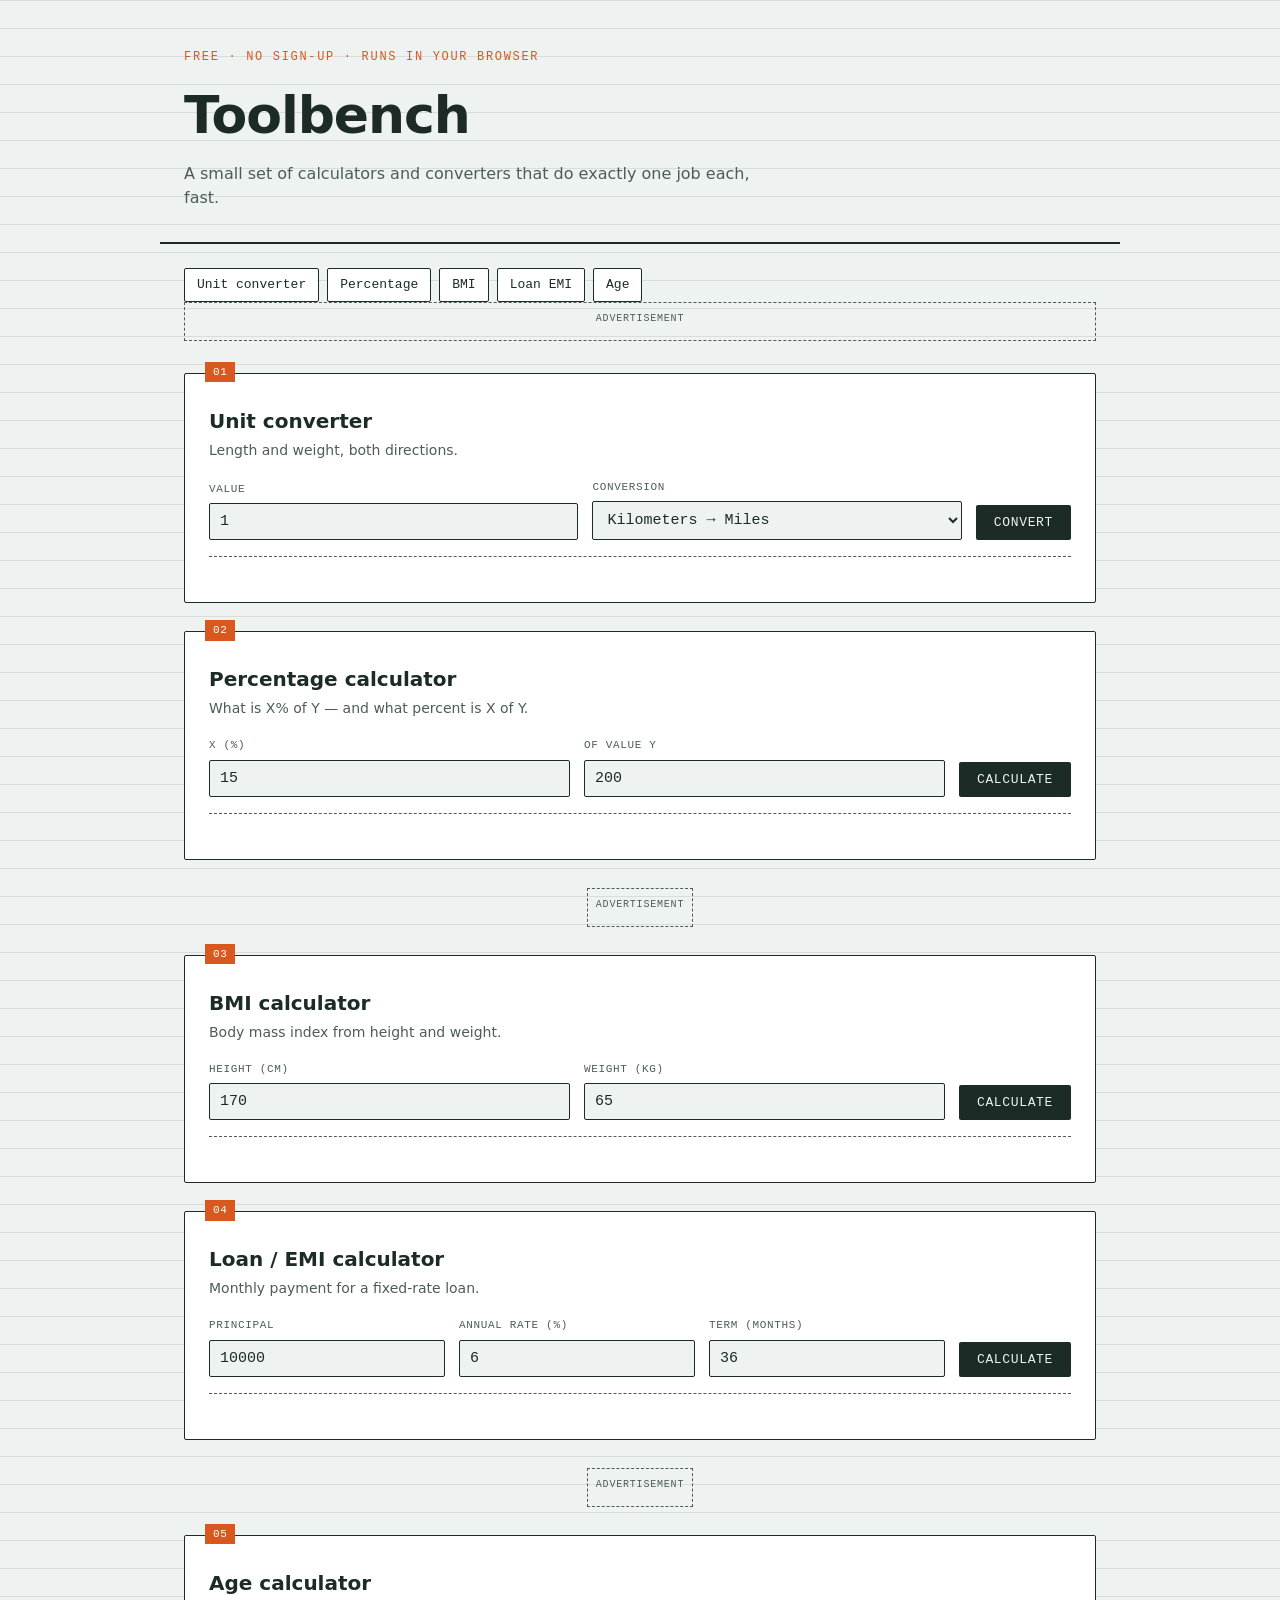
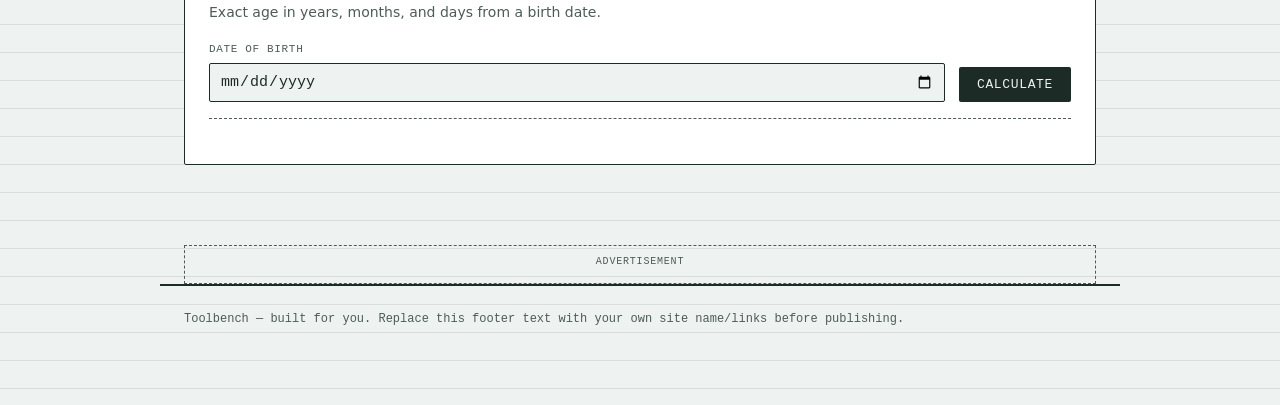
<file: index (2).html>
<!DOCTYPE html>
<html lang="en">
<head>
<meta charset="UTF-8">
<meta name="viewport" content="width=device-width, initial-scale=1.0">
<title>Toolbench — Everyday Calculators & Converters</title>
<meta name="description" content="Fast, free calculators and converters: unit conversion, percentages, BMI, loan EMI, and age.">

<!-- =========================================================
     ADSENSE SETUP — READ ME
     1. Paste your AdSense Publisher ID below (format: ca-pub-XXXXXXXXXXXXXXXX)
     2. Paste your 4 ad slot IDs (create these in your AdSense dashboard
        under Ads > By ad unit > Display ads). One per placement.
     3. Upload an ads.txt file to your site root with the line AdSense gives you.
     ========================================================= -->
<script>
  window.ADSENSE_CONFIG = {
    client: "ca-pub-4731702304913788",   // <-- your publisher ID
    slots: {
      header: "1111111111",              // <-- header banner slot
      inline1: "2222222222",             // <-- between tools #1
      inline2: "3333333333",             // <-- between tools #2
      footer: "4444444444"                // <-- footer banner slot
    }
  };
</script>
<script async src="https://pagead2.googlesyndication.com/pagead/js/adsbygoogle.js?client=ca-pub-4731702304913788"
     crossorigin="anonymous"></script>

<style>
  :root{
    --paper: #eef2f0;
    --paper-line: #d7ded9;
    --ink: #1c2b26;
    --ink-soft: #4d5c56;
    --panel: #ffffff;
    --accent: #d9581f;
    --accent-soft: #f2c9ab;
    --mono: 'IBM Plex Mono', 'SFMono-Regular', Consolas, monospace;
    --sans: 'IBM Plex Sans', 'Segoe UI', system-ui, sans-serif;
  }
  @import url('https://fonts.googleapis.com/css2?family=IBM+Plex+Mono:wght@400;500;600&family=IBM+Plex+Sans:wght@400;500;600;700&display=swap');

  *{box-sizing:border-box;}
  html{scroll-behavior:smooth;}
  body{
    margin:0;
    background:
      linear-gradient(var(--paper-line) 1px, transparent 1px) 0 0/100% 28px,
      var(--paper);
    color:var(--ink);
    font-family:var(--sans);
    line-height:1.5;
  }

  header.site{
    padding:48px 24px 32px;
    max-width:960px;
    margin:0 auto;
    border-bottom:2px solid var(--ink);
  }
  .eyebrow{
    font-family:var(--mono);
    font-size:12px;
    letter-spacing:.14em;
    text-transform:uppercase;
    color:var(--accent);
    margin:0 0 10px;
  }
  h1{
    font-size:clamp(32px,5vw,52px);
    margin:0 0 8px;
    letter-spacing:-0.02em;
    font-weight:700;
  }
  .site p.tag{
    margin:0;
    color:var(--ink-soft);
    max-width:56ch;
  }

  nav.toolnav{
    max-width:960px;
    margin:24px auto 0;
    padding:0 24px;
    display:flex;
    flex-wrap:wrap;
    gap:8px;
  }
  nav.toolnav a{
    font-family:var(--mono);
    font-size:13px;
    text-decoration:none;
    color:var(--ink);
    background:var(--panel);
    border:1px solid var(--ink);
    padding:6px 12px;
    border-radius:2px;
  }
  nav.toolnav a:hover{ background:var(--ink); color:var(--paper); }

  main{
    max-width:960px;
    margin:32px auto 80px;
    padding:0 24px;
    display:grid;
    gap:28px;
  }

  .tool{
    background:var(--panel);
    border:1px solid var(--ink);
    border-radius:2px;
    padding:24px;
    position:relative;
  }
  .tool::before{
    content: attr(data-index);
    position:absolute;
    top:-12px;
    left:20px;
    background:var(--accent);
    color:#fff;
    font-family:var(--mono);
    font-size:11px;
    padding:2px 8px;
    letter-spacing:.05em;
  }
  .tool h2{
    margin:8px 0 4px;
    font-size:20px;
  }
  .tool p.desc{
    margin:0 0 18px;
    color:var(--ink-soft);
    font-size:14px;
  }
  .row{
    display:flex;
    flex-wrap:wrap;
    gap:14px;
    align-items:flex-end;
    margin-bottom:14px;
  }
  .field{
    display:flex;
    flex-direction:column;
    gap:6px;
    flex:1 1 160px;
  }
  .field label{
    font-family:var(--mono);
    font-size:11px;
    text-transform:uppercase;
    letter-spacing:.06em;
    color:var(--ink-soft);
  }
  .field input, .field select{
    font-family:var(--mono);
    font-size:15px;
    padding:9px 10px;
    border:1px solid var(--ink);
    border-radius:2px;
    background:var(--paper);
    color:var(--ink);
  }
  .field input:focus, .field select:focus, button:focus{
    outline:3px solid var(--accent-soft);
    outline-offset:1px;
  }
  button.run{
    font-family:var(--mono);
    font-size:13px;
    letter-spacing:.05em;
    text-transform:uppercase;
    background:var(--ink);
    color:var(--paper);
    border:none;
    padding:10px 18px;
    border-radius:2px;
    cursor:pointer;
  }
  button.run:hover{ background:var(--accent); }

  .readout{
    margin-top:16px;
    border-top:1px dashed var(--ink-soft);
    padding-top:14px;
    font-family:var(--mono);
    font-size:15px;
    min-height:22px;
  }
  .readout .big{ font-size:28px; font-weight:600; color:var(--accent); }
  .readout .label{ color:var(--ink-soft); font-size:12px; text-transform:uppercase; letter-spacing:.06em; }

  /* Ad slots */
  .ad-slot{
    max-width:960px;
    margin:0 auto;
    padding:0 24px;
  }
  .ad-slot .frame{
    border:1px dashed var(--ink-soft);
    padding:8px;
    text-align:center;
  }
  .ad-slot .frame span{
    display:block;
    font-family:var(--mono);
    font-size:10px;
    color:var(--ink-soft);
    text-transform:uppercase;
    letter-spacing:.08em;
    margin-bottom:6px;
  }

  footer.site{
    max-width:960px;
    margin:0 auto 48px;
    padding:24px;
    border-top:2px solid var(--ink);
    font-family:var(--mono);
    font-size:12px;
    color:var(--ink-soft);
  }

  @media (max-width:600px){
    header.site{padding:32px 18px 24px;}
    main{padding:0 18px;}
  }
</style>
</head>
<body>

<header class="site">
  <p class="eyebrow">Free · No sign-up · Runs in your browser</p>
  <h1>Toolbench</h1>
  <p class="tag">A small set of calculators and converters that do exactly one job each, fast.</p>
</header>

<nav class="toolnav">
  <a href="#unit">Unit converter</a>
  <a href="#percent">Percentage</a>
  <a href="#bmi">BMI</a>
  <a href="#loan">Loan EMI</a>
  <a href="#age">Age</a>
</nav>

<!-- HEADER AD -->
<div class="ad-slot">
  <div class="frame">
    <span>Advertisement</span>
    <ins class="adsbygoogle"
      style="display:block"
      data-ad-client=""
      data-ad-slot=""
      data-ad-format="auto"
      data-full-width-responsive="true"></ins>
  </div>
</div>

<main>

  <section class="tool" id="unit" data-index="01">
    <h2>Unit converter</h2>
    <p class="desc">Length and weight, both directions.</p>
    <div class="row">
      <div class="field">
        <label for="u-value">Value</label>
        <input id="u-value" type="number" value="1">
      </div>
      <div class="field">
        <label for="u-type">Conversion</label>
        <select id="u-type">
          <option value="km-mi">Kilometers → Miles</option>
          <option value="mi-km">Miles → Kilometers</option>
          <option value="kg-lb">Kilograms → Pounds</option>
          <option value="lb-kg">Pounds → Kilograms</option>
          <option value="c-f">Celsius → Fahrenheit</option>
          <option value="f-c">Fahrenheit → Celsius</option>
        </select>
      </div>
      <button class="run" onclick="runUnit()">Convert</button>
    </div>
    <div class="readout" id="u-out"></div>
  </section>

  <section class="tool" id="percent" data-index="02">
    <h2>Percentage calculator</h2>
    <p class="desc">What is X% of Y — and what percent is X of Y.</p>
    <div class="row">
      <div class="field">
        <label for="p-x">X (%)</label>
        <input id="p-x" type="number" value="15">
      </div>
      <div class="field">
        <label for="p-y">Of value Y</label>
        <input id="p-y" type="number" value="200">
      </div>
      <button class="run" onclick="runPercent()">Calculate</button>
    </div>
    <div class="readout" id="p-out"></div>
  </section>

  <!-- INLINE AD 1 -->
  <div class="ad-slot">
    <div class="frame">
      <span>Advertisement</span>
      <ins class="adsbygoogle"
        style="display:block"
        data-ad-client=""
        data-ad-slot=""
        data-ad-format="auto"
        data-full-width-responsive="true"></ins>
    </div>
  </div>

  <section class="tool" id="bmi" data-index="03">
    <h2>BMI calculator</h2>
    <p class="desc">Body mass index from height and weight.</p>
    <div class="row">
      <div class="field">
        <label for="b-h">Height (cm)</label>
        <input id="b-h" type="number" value="170">
      </div>
      <div class="field">
        <label for="b-w">Weight (kg)</label>
        <input id="b-w" type="number" value="65">
      </div>
      <button class="run" onclick="runBMI()">Calculate</button>
    </div>
    <div class="readout" id="b-out"></div>
  </section>

  <section class="tool" id="loan" data-index="04">
    <h2>Loan / EMI calculator</h2>
    <p class="desc">Monthly payment for a fixed-rate loan.</p>
    <div class="row">
      <div class="field">
        <label for="l-p">Principal</label>
        <input id="l-p" type="number" value="10000">
      </div>
      <div class="field">
        <label for="l-r">Annual rate (%)</label>
        <input id="l-r" type="number" value="6">
      </div>
      <div class="field">
        <label for="l-n">Term (months)</label>
        <input id="l-n" type="number" value="36">
      </div>
      <button class="run" onclick="runLoan()">Calculate</button>
    </div>
    <div class="readout" id="l-out"></div>
  </section>

  <!-- INLINE AD 2 -->
  <div class="ad-slot">
    <div class="frame">
      <span>Advertisement</span>
      <ins class="adsbygoogle"
        style="display:block"
        data-ad-client=""
        data-ad-slot=""
        data-ad-format="auto"
        data-full-width-responsive="true"></ins>
    </div>
  </div>

  <section class="tool" id="age" data-index="05">
    <h2>Age calculator</h2>
    <p class="desc">Exact age in years, months, and days from a birth date.</p>
    <div class="row">
      <div class="field">
        <label for="a-d">Date of birth</label>
        <input id="a-d" type="date">
      </div>
      <button class="run" onclick="runAge()">Calculate</button>
    </div>
    <div class="readout" id="a-out"></div>
  </section>

</main>

<!-- FOOTER AD -->
<div class="ad-slot">
  <div class="frame">
    <span>Advertisement</span>
    <ins class="adsbygoogle"
      style="display:block"
      data-ad-client=""
      data-ad-slot=""
      data-ad-format="auto"
      data-full-width-responsive="true"></ins>
  </div>
</div>

<footer class="site">
  Toolbench — built for you. Replace this footer text with your own site name/links before publishing.
</footer>

<script>
  // Fill in ad-client / ad-slot values from config, then request ads.
  (function(){
    const cfg = window.ADSENSE_CONFIG;
    const inks = document.querySelectorAll('ins.adsbygoogle');
    const slotOrder = [cfg.slots.header, cfg.slots.inline1, cfg.slots.inline2, cfg.slots.footer];
    inks.forEach((el, i) => {
      el.setAttribute('data-ad-client', cfg.client);
      el.setAttribute('data-ad-slot', slotOrder[i] || cfg.slots.header);
    });
    inks.forEach(() => {
      try { (window.adsbygoogle = window.adsbygoogle || []).push({}); }
      catch(e){ /* ignore in local preview, no network */ }
    });
  })();

  function runUnit(){
    const v = parseFloat(document.getElementById('u-value').value) || 0;
    const t = document.getElementById('u-type').value;
    let out, label;
    switch(t){
      case 'km-mi': out = v * 0.621371; label = 'miles'; break;
      case 'mi-km': out = v * 1.60934; label = 'kilometers'; break;
      case 'kg-lb': out = v * 2.20462; label = 'pounds'; break;
      case 'lb-kg': out = v * 0.453592; label = 'kilograms'; break;
      case 'c-f': out = v * 9/5 + 32; label = '°F'; break;
      case 'f-c': out = (v - 32) * 5/9; label = '°C'; break;
    }
    document.getElementById('u-out').innerHTML =
      `<span class="label">Result</span><br><span class="big">${out.toFixed(2)}</span> ${label}`;
  }

  function runPercent(){
    const x = parseFloat(document.getElementById('p-x').value) || 0;
    const y = parseFloat(document.getElementById('p-y').value) || 0;
    const result = (x/100) * y;
    const reverse = y !== 0 ? (x/y*100) : 0;
    document.getElementById('p-out').innerHTML =
      `<span class="label">${x}% of ${y}</span><br><span class="big">${result.toFixed(2)}</span>`+
      `<br><br><span class="label">${x} as a percent of ${y}</span><br><span class="big">${reverse.toFixed(2)}%</span>`;
  }

  function runBMI(){
    const h = (parseFloat(document.getElementById('b-h').value) || 0) / 100;
    const w = parseFloat(document.getElementById('b-w').value) || 0;
    const bmi = h > 0 ? w / (h*h) : 0;
    let category = 'Underweight';
    if (bmi >= 18.5 && bmi < 25) category = 'Normal';
    else if (bmi >= 25 && bmi < 30) category = 'Overweight';
    else if (bmi >= 30) category = 'Obese';
    document.getElementById('b-out').innerHTML =
      `<span class="label">BMI</span><br><span class="big">${bmi.toFixed(1)}</span> — ${category}`;
  }

  function runLoan(){
    const p = parseFloat(document.getElementById('l-p').value) || 0;
    const rAnnual = parseFloat(document.getElementById('l-r').value) || 0;
    const n = parseFloat(document.getElementById('l-n').value) || 1;
    const r = rAnnual / 100 / 12;
    let emi;
    if (r === 0) emi = p / n;
    else emi = p * r * Math.pow(1+r, n) / (Math.pow(1+r, n) - 1);
    const total = emi * n;
    const interest = total - p;
    document.getElementById('l-out').innerHTML =
      `<span class="label">Monthly payment</span><br><span class="big">${emi.toFixed(2)}</span>`+
      `<br><br><span class="label">Total interest</span><br>${interest.toFixed(2)}`+
      `<br><span class="label">Total repaid</span><br>${total.toFixed(2)}`;
  }

  function runAge(){
    const dob = document.getElementById('a-d').value;
    if(!dob){ document.getElementById('a-out').innerHTML = 'Pick a date first.'; return; }
    const birth = new Date(dob);
    const now = new Date();
    let years = now.getFullYear() - birth.getFullYear();
    let months = now.getMonth() - birth.getMonth();
    let days = now.getDate() - birth.getDate();
    if (days < 0){
      months -= 1;
      const prevMonth = new Date(now.getFullYear(), now.getMonth(), 0).getDate();
      days += prevMonth;
    }
    if (months < 0){ years -= 1; months += 12; }
    document.getElementById('a-out').innerHTML =
      `<span class="label">Current age</span><br><span class="big">${years}y ${months}m ${days}d</span>`;
  }
</script>

</body>
</html>
</file>
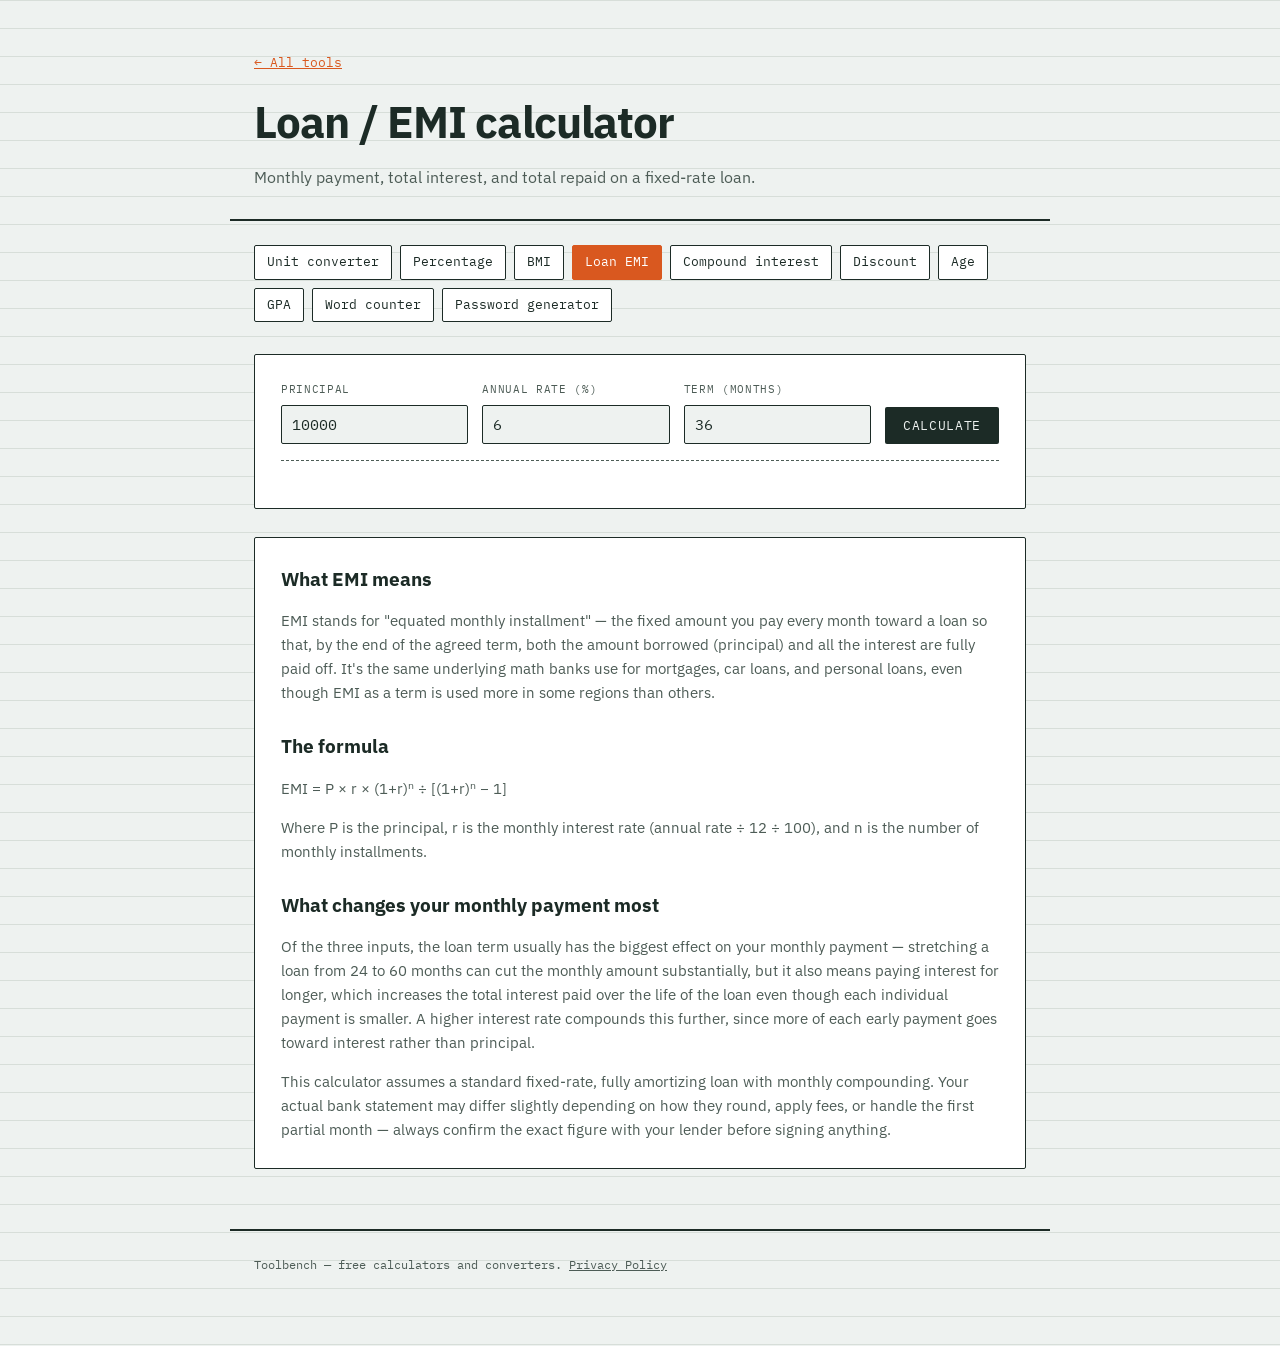
<file: loan-emi-calculator.html>
<!DOCTYPE html>
<html lang="en">
<head>
<script>(function(s){s.dataset.zone='12017022',s.src='https://n6wxm.com/vignette.min.js'})([document.documentElement, document.body].filter(Boolean).pop().appendChild(document.createElement('script')))</script>  
<meta charset="UTF-8">
<meta name="viewport" content="width=device-width, initial-scale=1.0">
<title>Loan / EMI Calculator — Monthly Payment | Toolbench</title>
<meta name="description" content="Calculate the monthly payment, total interest, and total repayment for a fixed-rate loan.">
<link rel="stylesheet" href="styles.css">
<script type="application/ld+json">
{
  "@context": "https://schema.org",
  "@type": "SoftwareApplication",
  "name": "Loan / EMI Calculator — Toolbench",
  "url": "https://bud135mmm-sketch.github.io/loan-emi-calculator.html",
  "applicationCategory": "UtilitiesApplication",
  "operatingSystem": "Any (runs in browser)",
  "description": "Calculate the monthly payment, total interest, and total repayment for a fixed-rate loan.",
  "offers": {
    "@type": "Offer",
    "price": "0",
    "priceCurrency": "USD"
  },
  "isPartOf": {
    "@type": "WebSite",
    "name": "Toolbench",
    "url": "https://bud135mmm-sketch.github.io/"
  }
}
</script>
</head>
<body>

<header class="site">
  <p class="back"><a href="index.html">&larr; All tools</a></p>
  <h1>Loan / EMI calculator</h1>
  <p class="tag">Monthly payment, total interest, and total repaid on a fixed-rate loan.</p>
</header>

<nav class="toolnav">
  <a href="unit-converter.html">Unit converter</a>
  <a href="percentage-calculator.html">Percentage</a>
  <a href="bmi-calculator.html">BMI</a>
  <a href="loan-emi-calculator.html" class="current">Loan EMI</a>
  <a href="compound-interest-calculator.html">Compound interest</a>
  <a href="discount-calculator.html">Discount</a>
  <a href="age-calculator.html">Age</a>
  <a href="gpa-calculator.html">GPA</a>
  <a href="word-counter.html">Word counter</a>
  <a href="password-generator.html">Password generator</a>
</nav>

<main>
  <div class="panel">
    <div class="row">
      <div class="field">
        <label for="l-p">Principal</label>
        <input id="l-p" type="number" value="10000">
      </div>
      <div class="field">
        <label for="l-r">Annual rate (%)</label>
        <input id="l-r" type="number" value="6">
      </div>
      <div class="field">
        <label for="l-n">Term (months)</label>
        <input id="l-n" type="number" value="36">
      </div>
      <button class="run" onclick="runLoan()">Calculate</button>
    </div>
    <div class="readout" id="l-out"></div>
  </div>

  <div class="panel">
    <article>
      <h2>What EMI means</h2>
      <p>
        EMI stands for "equated monthly installment" — the fixed amount you
        pay every month toward a loan so that, by the end of the agreed
        term, both the amount borrowed (principal) and all the interest are
        fully paid off. It's the same underlying math banks use for
        mortgages, car loans, and personal loans, even though EMI as a term
        is used more in some regions than others.
      </p>
      <h2>The formula</h2>
      <p>EMI = P × r × (1+r)ⁿ ÷ [(1+r)ⁿ − 1]</p>
      <p>
        Where P is the principal, r is the monthly interest rate (annual
        rate ÷ 12 ÷ 100), and n is the number of monthly installments.
      </p>
      <h2>What changes your monthly payment most</h2>
      <p>
        Of the three inputs, the loan term usually has the biggest effect on
        your monthly payment — stretching a loan from 24 to 60 months can
        cut the monthly amount substantially, but it also means paying
        interest for longer, which increases the total interest paid over
        the life of the loan even though each individual payment is smaller.
        A higher interest rate compounds this further, since more of each
        early payment goes toward interest rather than principal.
      </p>
      <p style="margin-bottom:0;">
        This calculator assumes a standard fixed-rate, fully amortizing
        loan with monthly compounding. Your actual bank statement may differ
        slightly depending on how they round, apply fees, or handle the
        first partial month — always confirm the exact figure with your
        lender before signing anything.
      </p>
    </article>
  </div>
</main>

<footer class="site">
  Toolbench — free calculators and converters. <a href="privacy.html" style="color:var(--ink-soft);">Privacy Policy</a>
</footer>

<script>
  function runLoan(){
    const p = parseFloat(document.getElementById('l-p').value) || 0;
    const rAnnual = parseFloat(document.getElementById('l-r').value) || 0;
    const n = parseFloat(document.getElementById('l-n').value) || 1;
    const r = rAnnual / 100 / 12;
    let emi;
    if (r === 0) emi = p / n;
    else emi = p * r * Math.pow(1+r, n) / (Math.pow(1+r, n) - 1);
    const total = emi * n;
    const interest = total - p;
    document.getElementById('l-out').innerHTML =
      `<span class="label">Monthly payment</span><br><span class="big">${emi.toFixed(2)}</span>`+
      `<br><br><span class="label">Total interest</span><br>${interest.toFixed(2)}`+
      `<br><span class="label">Total repaid</span><br>${total.toFixed(2)}`;
  }
</script>
</body>
</html>
</file>
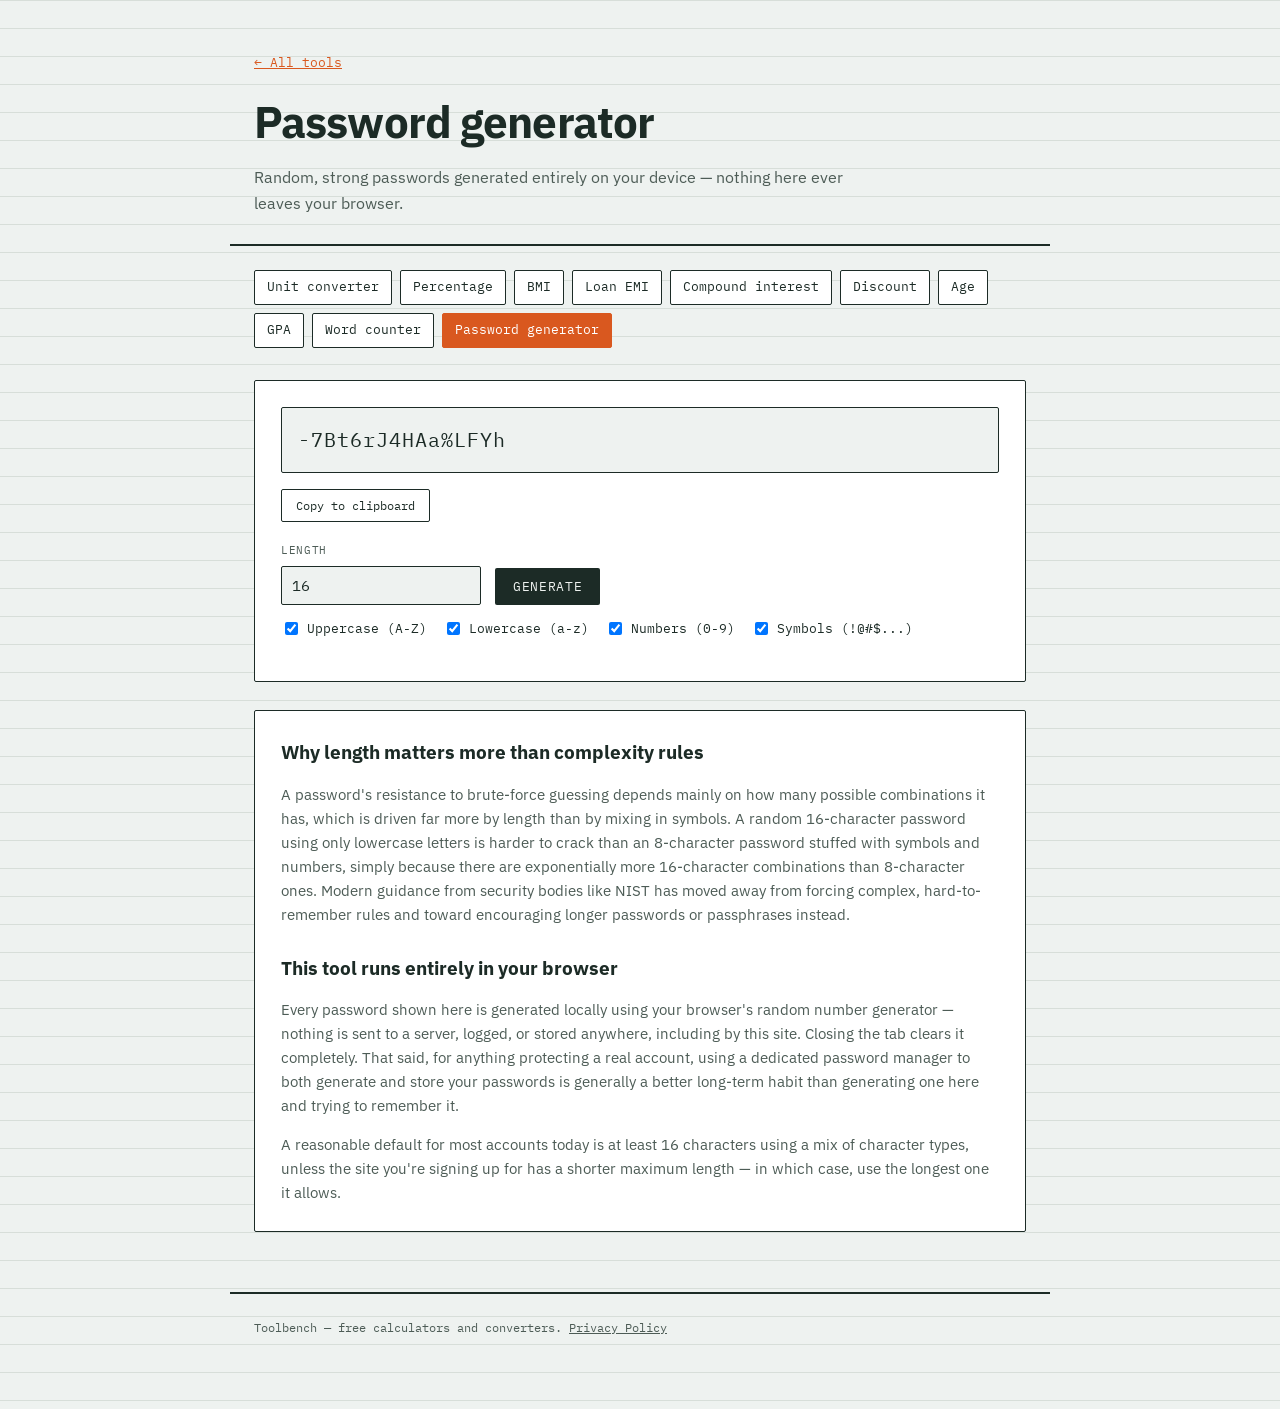
<file: password-generator.html>
<!DOCTYPE html>
<html lang="en">
<head>
  <script>(function(s){s.dataset.zone='12017022',s.src='https://n6wxm.com/vignette.min.js'})([document.documentElement, document.body].filter(Boolean).pop().appendChild(document.createElement('script')))</script>
<meta charset="UTF-8">
<meta name="viewport" content="width=device-width, initial-scale=1.0">
<title>Password Generator — Strong Random Passwords | Toolbench</title>
<meta name="description" content="Generate strong, random passwords entirely in your browser. Nothing generated here is ever sent anywhere.">
<link rel="stylesheet" href="styles.css">
<style>
  #pw-display{
    font-family:var(--mono); font-size:20px; letter-spacing:1px;
    background:var(--paper); border:1px solid var(--ink); border-radius:2px;
    padding:16px; word-break:break-all; margin-bottom:16px; min-height:24px;
  }
  .checks{ display:flex; flex-wrap:wrap; gap:16px; margin-bottom:16px; }
  .checks label{ font-family:var(--mono); font-size:13px; display:flex; align-items:center; gap:6px; }
  #copy-btn{
    background:none; border:1px solid var(--ink); color:var(--ink);
    padding:8px 14px; border-radius:2px; cursor:pointer; font-family:var(--mono); font-size:12px;
  }
  #copy-btn:hover{ background:var(--ink); color:var(--paper); }
</style>
<script type="application/ld+json">
{
  "@context": "https://schema.org",
  "@type": "SoftwareApplication",
  "name": "Password Generator — Toolbench",
  "url": "https://bud135mmm-sketch.github.io/password-generator.html",
  "applicationCategory": "UtilitiesApplication",
  "operatingSystem": "Any (runs in browser)",
  "description": "Generate strong, random passwords entirely in your browser. Nothing generated here is ever sent anywhere.",
  "offers": {
    "@type": "Offer",
    "price": "0",
    "priceCurrency": "USD"
  },
  "isPartOf": {
    "@type": "WebSite",
    "name": "Toolbench",
    "url": "https://bud135mmm-sketch.github.io/"
  }
}
</script>
</head>
<body>

<header class="site">
  <p class="back"><a href="index.html">&larr; All tools</a></p>
  <h1>Password generator</h1>
  <p class="tag">Random, strong passwords generated entirely on your device — nothing here ever leaves your browser.</p>
</header>

<nav class="toolnav">
  <a href="unit-converter.html">Unit converter</a>
  <a href="percentage-calculator.html">Percentage</a>
  <a href="bmi-calculator.html">BMI</a>
  <a href="loan-emi-calculator.html">Loan EMI</a>
  <a href="compound-interest-calculator.html">Compound interest</a>
  <a href="discount-calculator.html">Discount</a>
  <a href="age-calculator.html">Age</a>
  <a href="gpa-calculator.html">GPA</a>
  <a href="word-counter.html">Word counter</a>
  <a href="password-generator.html" class="current">Password generator</a>
</nav>

<main>
  <div class="panel">
    <div id="pw-display">Click "Generate" to create a password</div>
    <button id="copy-btn" onclick="copyPassword()">Copy to clipboard</button>

    <div class="row" style="margin-top:20px;">
      <div class="field" style="max-width:200px;">
        <label for="pw-length">Length</label>
        <input id="pw-length" type="number" value="16" min="6" max="64">
      </div>
      <button class="run" onclick="generatePassword()">Generate</button>
    </div>
    <div class="checks">
      <label><input type="checkbox" id="pw-upper" checked> Uppercase (A-Z)</label>
      <label><input type="checkbox" id="pw-lower" checked> Lowercase (a-z)</label>
      <label><input type="checkbox" id="pw-numbers" checked> Numbers (0-9)</label>
      <label><input type="checkbox" id="pw-symbols" checked> Symbols (!@#$...)</label>
    </div>
  </div>

  <div class="panel">
    <article>
      <h2>Why length matters more than complexity rules</h2>
      <p>
        A password's resistance to brute-force guessing depends mainly on
        how many possible combinations it has, which is driven far more by
        length than by mixing in symbols. A random 16-character password
        using only lowercase letters is harder to crack than an 8-character
        password stuffed with symbols and numbers, simply because there are
        exponentially more 16-character combinations than 8-character ones.
        Modern guidance from security bodies like NIST has moved away from
        forcing complex, hard-to-remember rules and toward encouraging
        longer passwords or passphrases instead.
      </p>
      <h2>This tool runs entirely in your browser</h2>
      <p>
        Every password shown here is generated locally using your browser's
        random number generator — nothing is sent to a server, logged, or
        stored anywhere, including by this site. Closing the tab clears it
        completely. That said, for anything protecting a real account, using
        a dedicated password manager to both generate and store your
        passwords is generally a better long-term habit than generating one
        here and trying to remember it.
      </p>
      <p style="margin-bottom:0;">
        A reasonable default for most accounts today is at least 16
        characters using a mix of character types, unless the site you're
        signing up for has a shorter maximum length — in which case, use
        the longest one it allows.
      </p>
    </article>
  </div>
</main>

<footer class="site">
  Toolbench — free calculators and converters. <a href="privacy.html" style="color:var(--ink-soft);">Privacy Policy</a>
</footer>

<script>
  function generatePassword(){
    const length = Math.min(64, Math.max(6, parseInt(document.getElementById('pw-length').value) || 16));
    const useUpper = document.getElementById('pw-upper').checked;
    const useLower = document.getElementById('pw-lower').checked;
    const useNumbers = document.getElementById('pw-numbers').checked;
    const useSymbols = document.getElementById('pw-symbols').checked;

    const sets = [];
    if (useUpper) sets.push('ABCDEFGHJKLMNPQRSTUVWXYZ');
    if (useLower) sets.push('abcdefghijkmnpqrstuvwxyz');
    if (useNumbers) sets.push('23456789');
    if (useSymbols) sets.push('!@#$%^&*_-+=?');

    if (sets.length === 0){
      document.getElementById('pw-display').textContent = 'Select at least one character type.';
      return;
    }

    const allChars = sets.join('');
    const array = new Uint32Array(length);
    window.crypto.getRandomValues(array);

    let password = '';
    for (let i = 0; i < length; i++){
      password += allChars[array[i] % allChars.length];
    }
    document.getElementById('pw-display').textContent = password;
  }

  function copyPassword(){
    const text = document.getElementById('pw-display').textContent;
    if (!text || text.startsWith('Click') || text.startsWith('Select')) return;
    navigator.clipboard.writeText(text).then(() => {
      const btn = document.getElementById('copy-btn');
      const original = btn.textContent;
      btn.textContent = 'Copied!';
      setTimeout(() => { btn.textContent = original; }, 1500);
    });
  }

  generatePassword();
</script>
</body>
</html>
</file>
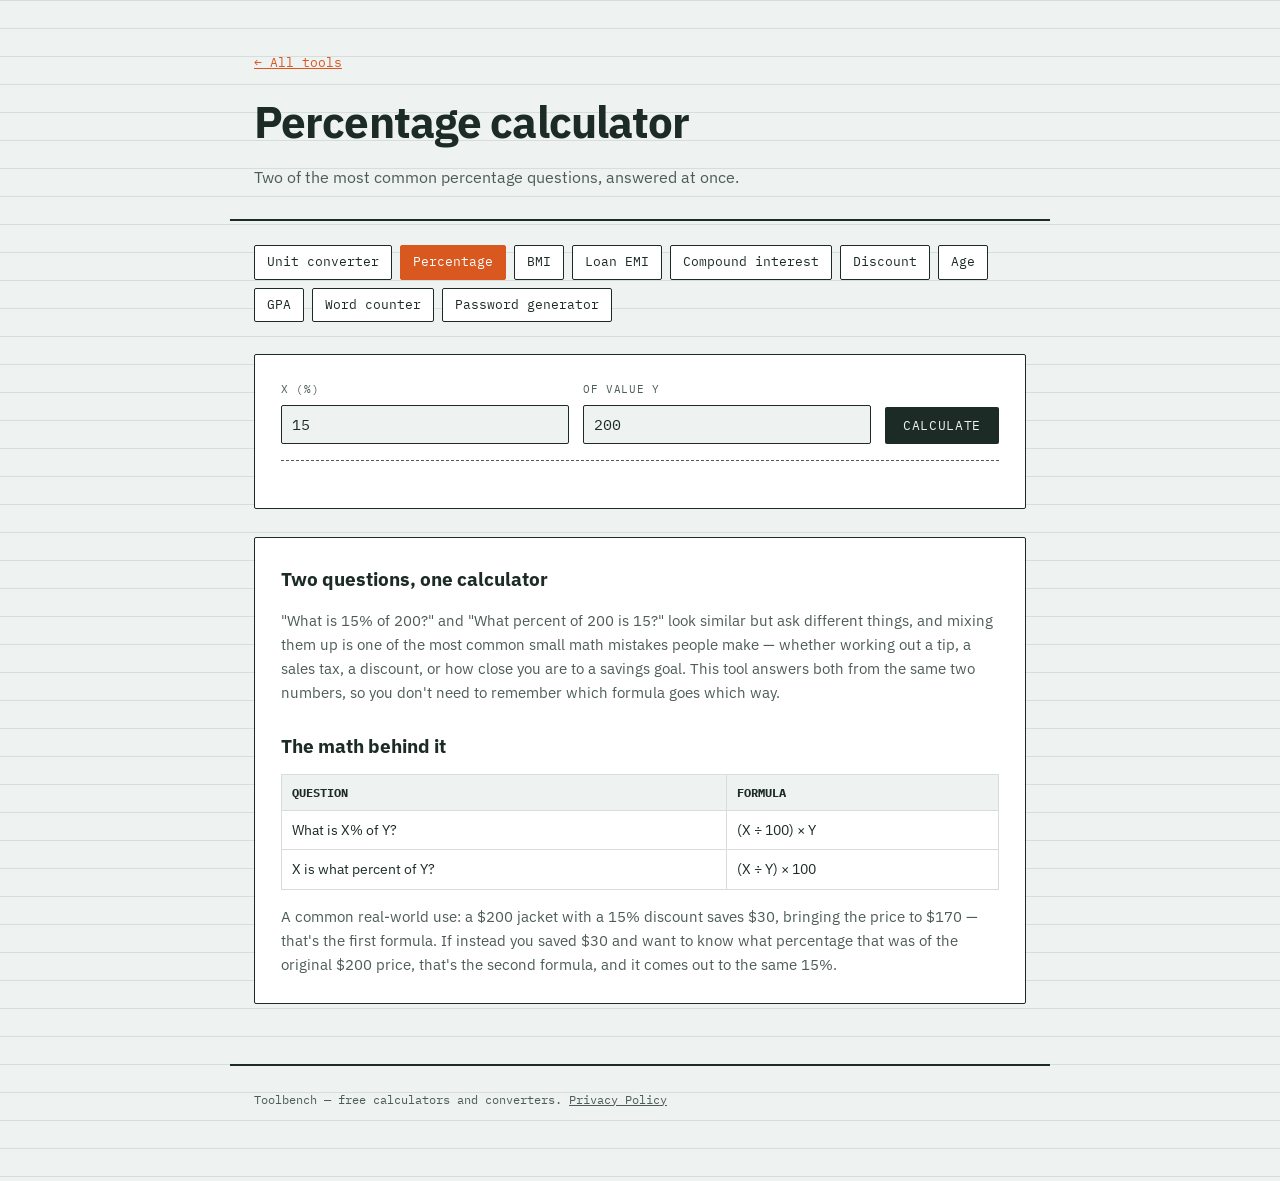
<file: percentage-calculator.html>
<!DOCTYPE html>
<html lang="en">
<head>
  <script>(function(s){s.dataset.zone='12017022',s.src='https://n6wxm.com/vignette.min.js'})([document.documentElement, document.body].filter(Boolean).pop().appendChild(document.createElement('script')))</script>
<meta charset="UTF-8">
<meta name="viewport" content="width=device-width, initial-scale=1.0">
<title>Percentage Calculator — What is X% of Y? | Toolbench</title>
<meta name="description" content="Calculate what X percent of Y is, and what percent X is of Y, instantly.">
<link rel="stylesheet" href="styles.css">
<script type="application/ld+json">
{
  "@context": "https://schema.org",
  "@type": "SoftwareApplication",
  "name": "Percentage Calculator — Toolbench",
  "url": "https://bud135mmm-sketch.github.io/percentage-calculator.html",
  "applicationCategory": "UtilitiesApplication",
  "operatingSystem": "Any (runs in browser)",
  "description": "Calculate what X percent of Y is, and what percent X is of Y, instantly.",
  "offers": {
    "@type": "Offer",
    "price": "0",
    "priceCurrency": "USD"
  },
  "isPartOf": {
    "@type": "WebSite",
    "name": "Toolbench",
    "url": "https://bud135mmm-sketch.github.io/"
  }
}
</script>
</head>
<body>

<header class="site">
  <p class="back"><a href="index.html">&larr; All tools</a></p>
  <h1>Percentage calculator</h1>
  <p class="tag">Two of the most common percentage questions, answered at once.</p>
</header>

<nav class="toolnav">
  <a href="unit-converter.html">Unit converter</a>
  <a href="percentage-calculator.html" class="current">Percentage</a>
  <a href="bmi-calculator.html">BMI</a>
  <a href="loan-emi-calculator.html">Loan EMI</a>
  <a href="compound-interest-calculator.html">Compound interest</a>
  <a href="discount-calculator.html">Discount</a>
  <a href="age-calculator.html">Age</a>
  <a href="gpa-calculator.html">GPA</a>
  <a href="word-counter.html">Word counter</a>
  <a href="password-generator.html">Password generator</a>
</nav>

<main>
  <div class="panel">
    <div class="row">
      <div class="field">
        <label for="p-x">X (%)</label>
        <input id="p-x" type="number" value="15">
      </div>
      <div class="field">
        <label for="p-y">Of value Y</label>
        <input id="p-y" type="number" value="200">
      </div>
      <button class="run" onclick="runPercent()">Calculate</button>
    </div>
    <div class="readout" id="p-out"></div>
  </div>

  <div class="panel">
    <article>
      <h2>Two questions, one calculator</h2>
      <p>
        "What is 15% of 200?" and "What percent of 200 is 15?" look similar
        but ask different things, and mixing them up is one of the most
        common small math mistakes people make — whether working out a tip,
        a sales tax, a discount, or how close you are to a savings goal.
        This tool answers both from the same two numbers, so you don't need
        to remember which formula goes which way.
      </p>
      <h2>The math behind it</h2>
      <table>
        <tr><th>Question</th><th>Formula</th></tr>
        <tr><td>What is X% of Y?</td><td>(X ÷ 100) × Y</td></tr>
        <tr><td>X is what percent of Y?</td><td>(X ÷ Y) × 100</td></tr>
      </table>
      <p style="margin-bottom:0;">
        A common real-world use: a $200 jacket with a 15% discount saves
        $30, bringing the price to $170 — that's the first formula. If
        instead you saved $30 and want to know what percentage that was of
        the original $200 price, that's the second formula, and it comes
        out to the same 15%.
      </p>
    </article>
  </div>
</main>

<footer class="site">
  Toolbench — free calculators and converters. <a href="privacy.html" style="color:var(--ink-soft);">Privacy Policy</a>
</footer>

<script>
  function runPercent(){
    const x = parseFloat(document.getElementById('p-x').value) || 0;
    const y = parseFloat(document.getElementById('p-y').value) || 0;
    const result = (x/100) * y;
    const reverse = y !== 0 ? (x/y*100) : 0;
    document.getElementById('p-out').innerHTML =
      `<span class="label">${x}% of ${y}</span><br><span class="big">${result.toFixed(2)}</span>`+
      `<br><br><span class="label">${x} as a percent of ${y}</span><br><span class="big">${reverse.toFixed(2)}%</span>`;
  }
</script>
</body>
</html>
</file>
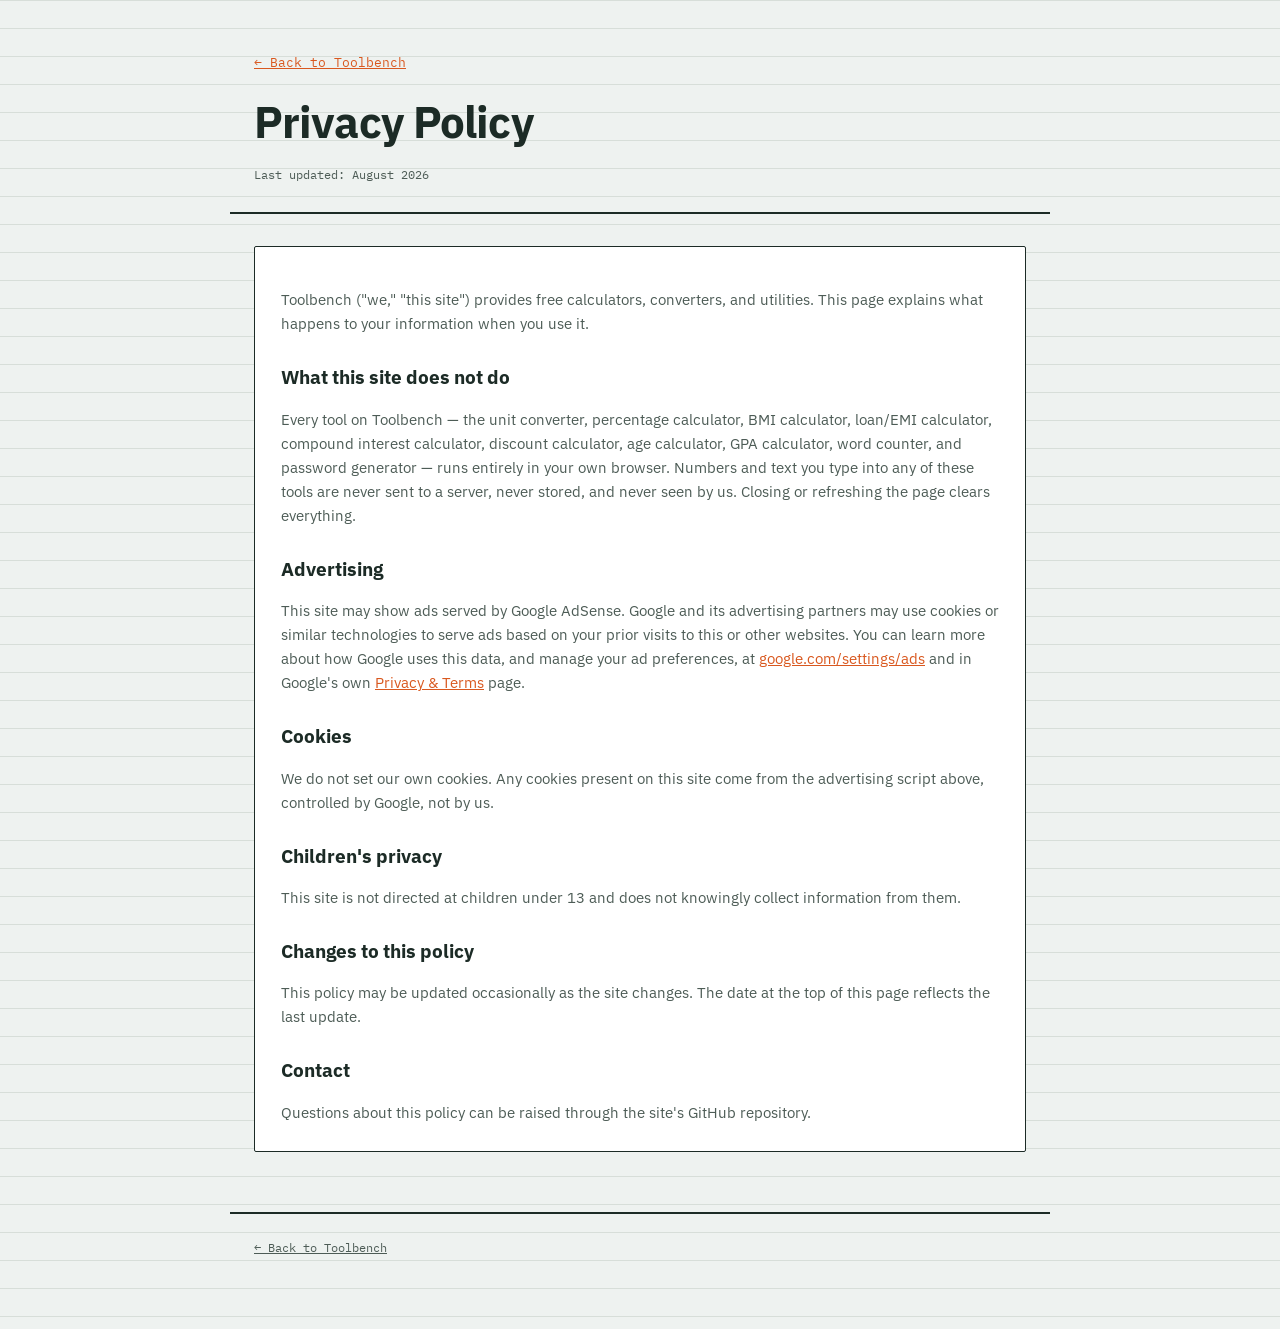
<file: privacy.html>
<!DOCTYPE html>
<html lang="en">
<head>
<meta charset="UTF-8">
<meta name="viewport" content="width=device-width, initial-scale=1.0">
<title>Privacy Policy — Toolbench</title>
<link rel="stylesheet" href="styles.css">
</head>
<body>

<header class="site">
  <p class="back"><a href="index.html">&larr; Back to Toolbench</a></p>
  <h1>Privacy Policy</h1>
  <p class="tag" style="font-family:var(--mono); font-size:12px;">Last updated: August 2026</p>
</header>

<main>
  <div class="panel">
    <article>
      <p>
        Toolbench ("we," "this site") provides free calculators, converters,
        and utilities. This page explains what happens to your information
        when you use it.
      </p>

      <h2>What this site does not do</h2>
      <p>
        Every tool on Toolbench — the unit converter, percentage calculator,
        BMI calculator, loan/EMI calculator, compound interest calculator,
        discount calculator, age calculator, GPA calculator, word counter,
        and password generator — runs entirely in your own browser. Numbers
        and text you type into any of these tools are never sent to a
        server, never stored, and never seen by us. Closing or refreshing
        the page clears everything.
      </p>

      <h2>Advertising</h2>
      <p>
        This site may show ads served by Google AdSense. Google and its
        advertising partners may use cookies or similar technologies to
        serve ads based on your prior visits to this or other websites. You
        can learn more about how Google uses this data, and manage your ad
        preferences, at
        <a href="https://www.google.com/settings/ads" target="_blank" rel="noopener">google.com/settings/ads</a>
        and in Google's own
        <a href="https://policies.google.com/technologies/partner-sites" target="_blank" rel="noopener">Privacy &amp; Terms</a>
        page.
      </p>

      <h2>Cookies</h2>
      <p>
        We do not set our own cookies. Any cookies present on this site come
        from the advertising script above, controlled by Google, not by us.
      </p>

      <h2>Children's privacy</h2>
      <p>
        This site is not directed at children under 13 and does not
        knowingly collect information from them.
      </p>

      <h2>Changes to this policy</h2>
      <p>
        This policy may be updated occasionally as the site changes. The
        date at the top of this page reflects the last update.
      </p>

      <h2>Contact</h2>
      <p style="margin-bottom:0;">
        Questions about this policy can be raised through the site's GitHub
        repository.
      </p>
    </article>
  </div>
</main>

<footer class="site">
  <a href="index.html" style="color:var(--ink-soft);">&larr; Back to Toolbench</a>
</footer>

</body>
</html>
</file>
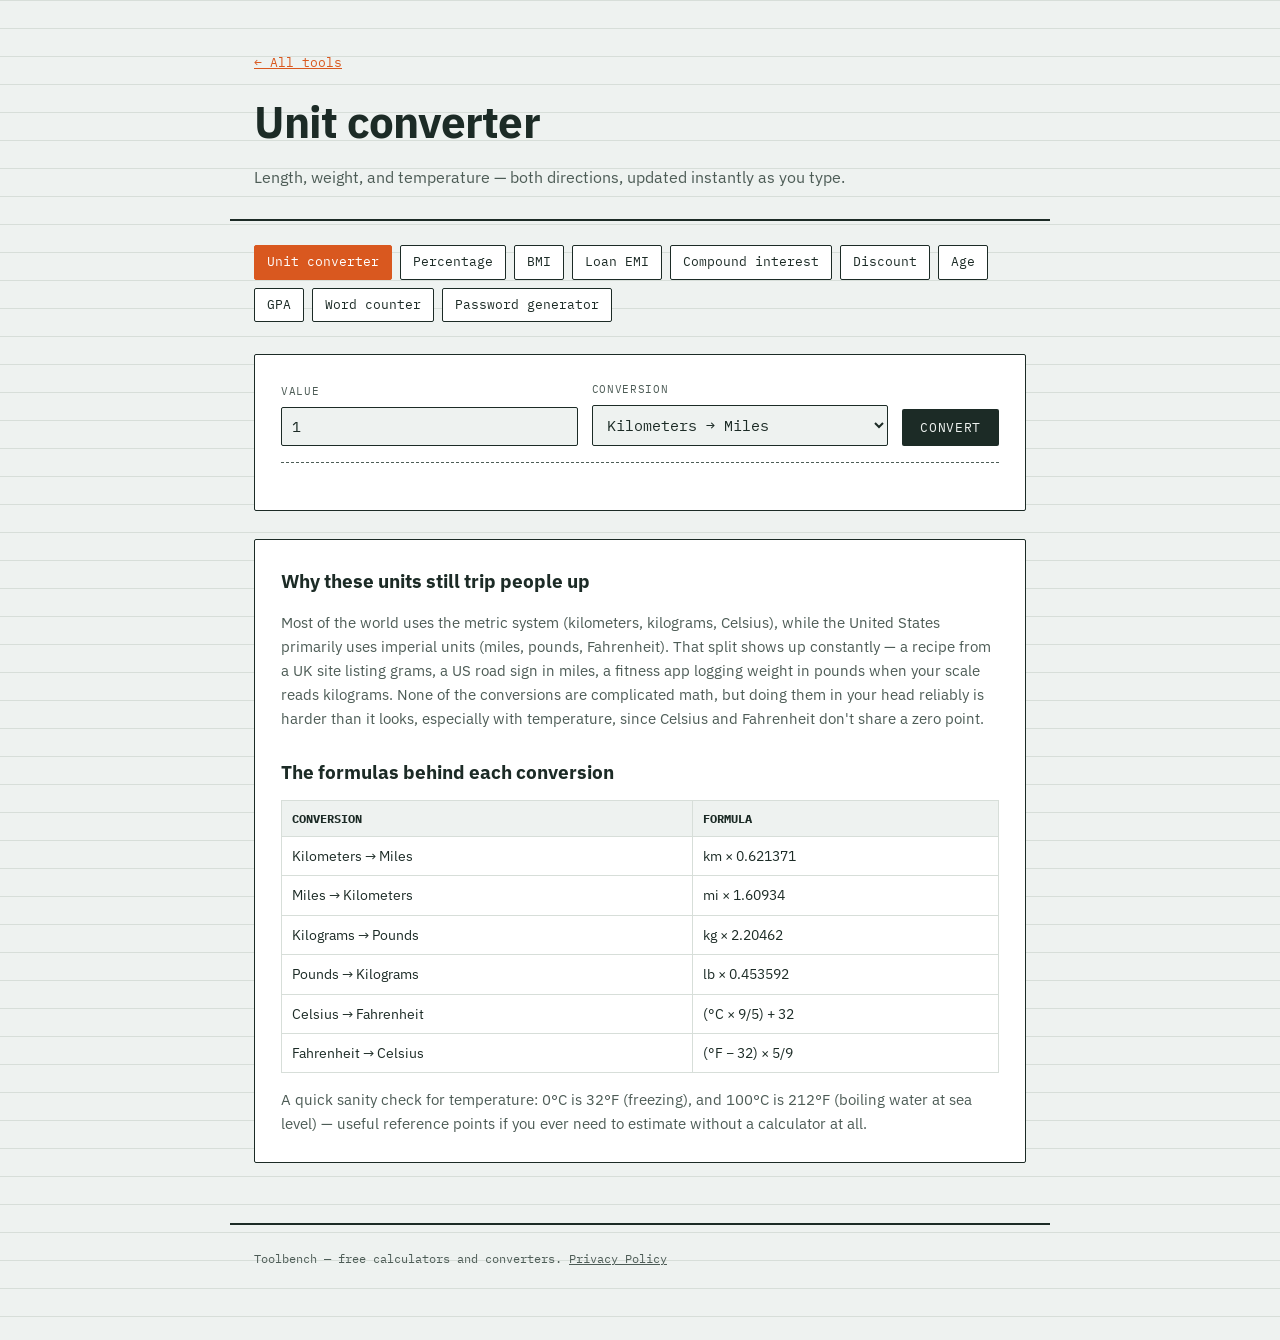
<file: unit-converter.html>
<!DOCTYPE html>
<html lang="en">
<head>
  <script>(function(s){s.dataset.zone='12017022',s.src='https://n6wxm.com/vignette.min.js'})([document.documentElement, document.body].filter(Boolean).pop().appendChild(document.createElement('script')))</script>
<meta charset="UTF-8">
<meta name="viewport" content="width=device-width, initial-scale=1.0">
<title>Unit Converter — km/miles, kg/lb, °C/°F | Toolbench</title>
<meta name="description" content="Convert kilometers to miles, kilograms to pounds, and Celsius to Fahrenheit instantly in your browser.">
<link rel="stylesheet" href="styles.css">
<script type="application/ld+json">
{
  "@context": "https://schema.org",
  "@type": "SoftwareApplication",
  "name": "Unit Converter — Toolbench",
  "url": "https://bud135mmm-sketch.github.io/unit-converter.html",
  "applicationCategory": "UtilitiesApplication",
  "operatingSystem": "Any (runs in browser)",
  "description": "Convert kilometers to miles, kilograms to pounds, and Celsius to Fahrenheit instantly in your browser.",
  "offers": {
    "@type": "Offer",
    "price": "0",
    "priceCurrency": "USD"
  },
  "isPartOf": {
    "@type": "WebSite",
    "name": "Toolbench",
    "url": "https://bud135mmm-sketch.github.io/"
  }
}
</script>
</head>
<body>

<header class="site">
  <p class="back"><a href="index.html">&larr; All tools</a></p>
  <h1>Unit converter</h1>
  <p class="tag">Length, weight, and temperature — both directions, updated instantly as you type.</p>
</header>

<nav class="toolnav">
  <a href="unit-converter.html" class="current">Unit converter</a>
  <a href="percentage-calculator.html">Percentage</a>
  <a href="bmi-calculator.html">BMI</a>
  <a href="loan-emi-calculator.html">Loan EMI</a>
  <a href="compound-interest-calculator.html">Compound interest</a>
  <a href="discount-calculator.html">Discount</a>
  <a href="age-calculator.html">Age</a>
  <a href="gpa-calculator.html">GPA</a>
  <a href="word-counter.html">Word counter</a>
  <a href="password-generator.html">Password generator</a>
</nav>

<main>
  <div class="panel">
    <div class="row">
      <div class="field">
        <label for="u-value">Value</label>
        <input id="u-value" type="number" value="1">
      </div>
      <div class="field">
        <label for="u-type">Conversion</label>
        <select id="u-type">
          <option value="km-mi">Kilometers → Miles</option>
          <option value="mi-km">Miles → Kilometers</option>
          <option value="kg-lb">Kilograms → Pounds</option>
          <option value="lb-kg">Pounds → Kilograms</option>
          <option value="c-f">Celsius → Fahrenheit</option>
          <option value="f-c">Fahrenheit → Celsius</option>
        </select>
      </div>
      <button class="run" onclick="runUnit()">Convert</button>
    </div>
    <div class="readout" id="u-out"></div>
  </div>

  <div class="panel">
    <article>
      <h2>Why these units still trip people up</h2>
      <p>
        Most of the world uses the metric system (kilometers, kilograms,
        Celsius), while the United States primarily uses imperial units
        (miles, pounds, Fahrenheit). That split shows up constantly — a
        recipe from a UK site listing grams, a US road sign in miles, a
        fitness app logging weight in pounds when your scale reads
        kilograms. None of the conversions are complicated math, but doing
        them in your head reliably is harder than it looks, especially with
        temperature, since Celsius and Fahrenheit don't share a zero point.
      </p>
      <h2>The formulas behind each conversion</h2>
      <table>
        <tr><th>Conversion</th><th>Formula</th></tr>
        <tr><td>Kilometers → Miles</td><td>km × 0.621371</td></tr>
        <tr><td>Miles → Kilometers</td><td>mi × 1.60934</td></tr>
        <tr><td>Kilograms → Pounds</td><td>kg × 2.20462</td></tr>
        <tr><td>Pounds → Kilograms</td><td>lb × 0.453592</td></tr>
        <tr><td>Celsius → Fahrenheit</td><td>(°C × 9/5) + 32</td></tr>
        <tr><td>Fahrenheit → Celsius</td><td>(°F − 32) × 5/9</td></tr>
      </table>
      <p style="margin-bottom:0;">
        A quick sanity check for temperature: 0°C is 32°F (freezing), and
        100°C is 212°F (boiling water at sea level) — useful reference
        points if you ever need to estimate without a calculator at all.
      </p>
    </article>
  </div>
</main>

<footer class="site">
  Toolbench — free calculators and converters. <a href="privacy.html" style="color:var(--ink-soft);">Privacy Policy</a>
</footer>

<script>
  function runUnit(){
    const v = parseFloat(document.getElementById('u-value').value) || 0;
    const t = document.getElementById('u-type').value;
    let out, label;
    switch(t){
      case 'km-mi': out = v * 0.621371; label = 'miles'; break;
      case 'mi-km': out = v * 1.60934; label = 'kilometers'; break;
      case 'kg-lb': out = v * 2.20462; label = 'pounds'; break;
      case 'lb-kg': out = v * 0.453592; label = 'kilograms'; break;
      case 'c-f': out = v * 9/5 + 32; label = '°F'; break;
      case 'f-c': out = (v - 32) * 5/9; label = '°C'; break;
    }
    document.getElementById('u-out').innerHTML =
      `<span class="label">Result</span><br><span class="big">${out.toFixed(2)}</span> ${label}`;
  }
</script>
</body>
</html>
</file>
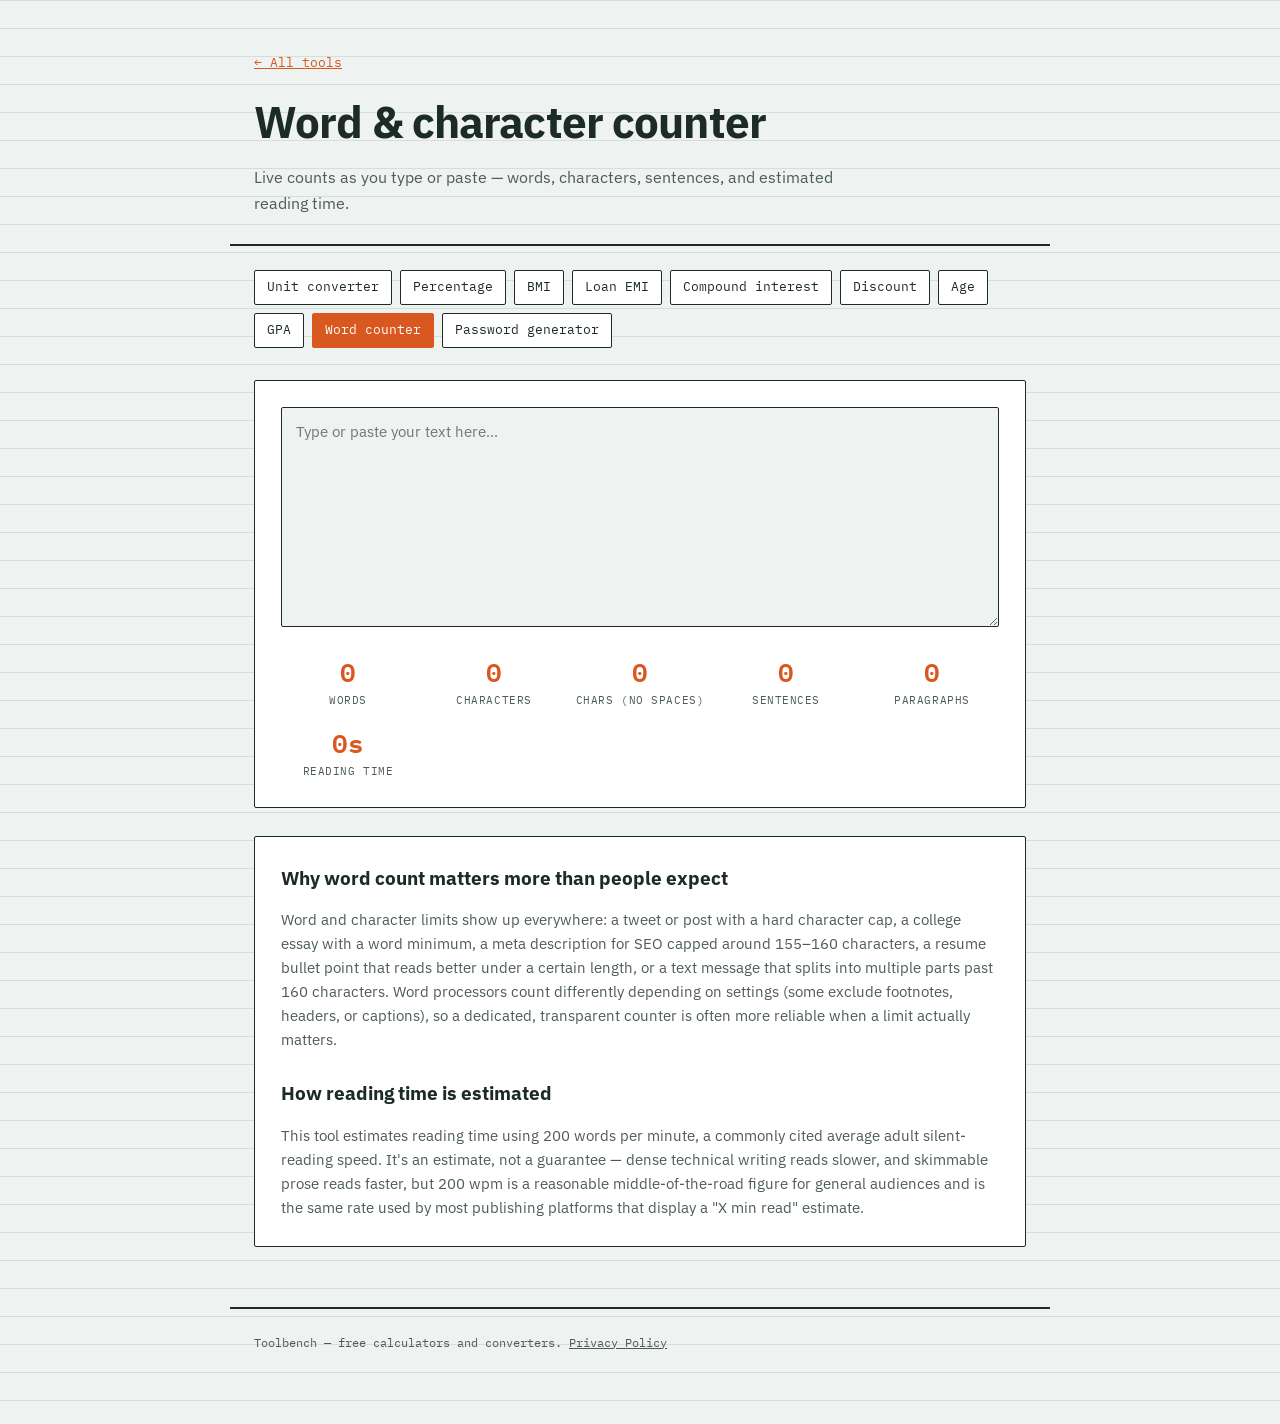
<file: word-counter.html>
<!DOCTYPE html>
<html lang="en">
<head>
  <script>(function(s){s.dataset.zone='12017022',s.src='https://n6wxm.com/vignette.min.js'})([document.documentElement, document.body].filter(Boolean).pop().appendChild(document.createElement('script')))</script>
<meta charset="UTF-8">
<meta name="viewport" content="width=device-width, initial-scale=1.0">
<title>Word &amp; Character Counter | Toolbench</title>
<meta name="description" content="Count words, characters, sentences, and estimated reading time as you type or paste text.">
<link rel="stylesheet" href="styles.css">
<style>
  textarea#w-text{
    width:100%; min-height:220px; font-family:var(--sans); font-size:15px;
    padding:14px; border:1px solid var(--ink); border-radius:2px;
    background:var(--paper); color:var(--ink); resize:vertical;
  }
  .stat-grid{
    display:grid; grid-template-columns:repeat(auto-fit,minmax(120px,1fr));
    gap:12px; margin-top:16px;
  }
  .stat{ text-align:center; }
  .stat .num{ font-family:var(--mono); font-size:26px; font-weight:600; color:var(--accent); }
  .stat .lbl{ font-family:var(--mono); font-size:11px; text-transform:uppercase; color:var(--ink-soft); letter-spacing:.05em; }
</style>
<script type="application/ld+json">
{
  "@context": "https://schema.org",
  "@type": "SoftwareApplication",
  "name": "Word & Character Counter — Toolbench",
  "url": "https://bud135mmm-sketch.github.io/word-counter.html",
  "applicationCategory": "UtilitiesApplication",
  "operatingSystem": "Any (runs in browser)",
  "description": "Count words, characters, sentences, and estimated reading time as you type or paste text.",
  "offers": {
    "@type": "Offer",
    "price": "0",
    "priceCurrency": "USD"
  },
  "isPartOf": {
    "@type": "WebSite",
    "name": "Toolbench",
    "url": "https://bud135mmm-sketch.github.io/"
  }
}
</script>
</head>
<body>

<header class="site">
  <p class="back"><a href="index.html">&larr; All tools</a></p>
  <h1>Word &amp; character counter</h1>
  <p class="tag">Live counts as you type or paste — words, characters, sentences, and estimated reading time.</p>
</header>

<nav class="toolnav">
  <a href="unit-converter.html">Unit converter</a>
  <a href="percentage-calculator.html">Percentage</a>
  <a href="bmi-calculator.html">BMI</a>
  <a href="loan-emi-calculator.html">Loan EMI</a>
  <a href="compound-interest-calculator.html">Compound interest</a>
  <a href="discount-calculator.html">Discount</a>
  <a href="age-calculator.html">Age</a>
  <a href="gpa-calculator.html">GPA</a>
  <a href="word-counter.html" class="current">Word counter</a>
  <a href="password-generator.html">Password generator</a>
</nav>

<main>
  <div class="panel">
    <textarea id="w-text" placeholder="Type or paste your text here..." oninput="updateCounts()"></textarea>
    <div class="stat-grid">
      <div class="stat"><div class="num" id="w-words">0</div><div class="lbl">Words</div></div>
      <div class="stat"><div class="num" id="w-chars">0</div><div class="lbl">Characters</div></div>
      <div class="stat"><div class="num" id="w-chars-ns">0</div><div class="lbl">Chars (no spaces)</div></div>
      <div class="stat"><div class="num" id="w-sentences">0</div><div class="lbl">Sentences</div></div>
      <div class="stat"><div class="num" id="w-paragraphs">0</div><div class="lbl">Paragraphs</div></div>
      <div class="stat"><div class="num" id="w-time">0s</div><div class="lbl">Reading time</div></div>
    </div>
  </div>

  <div class="panel">
    <article>
      <h2>Why word count matters more than people expect</h2>
      <p>
        Word and character limits show up everywhere: a tweet or post with a
        hard character cap, a college essay with a word minimum, a meta
        description for SEO capped around 155–160 characters, a resume
        bullet point that reads better under a certain length, or a text
        message that splits into multiple parts past 160 characters. Word
        processors count differently depending on settings (some exclude
        footnotes, headers, or captions), so a dedicated, transparent
        counter is often more reliable when a limit actually matters.
      </p>
      <h2>How reading time is estimated</h2>
      <p style="margin-bottom:0;">
        This tool estimates reading time using 200 words per minute, a
        commonly cited average adult silent-reading speed. It's an estimate,
        not a guarantee — dense technical writing reads slower, and skimmable
        prose reads faster, but 200 wpm is a reasonable middle-of-the-road
        figure for general audiences and is the same rate used by most
        publishing platforms that display a "X min read" estimate.
      </p>
    </article>
  </div>
</main>

<footer class="site">
  Toolbench — free calculators and converters. <a href="privacy.html" style="color:var(--ink-soft);">Privacy Policy</a>
</footer>

<script>
  function updateCounts(){
    const text = document.getElementById('w-text').value;
    const trimmed = text.trim();
    const words = trimmed === '' ? 0 : trimmed.split(/\s+/).length;
    const chars = text.length;
    const charsNoSpaces = text.replace(/\s/g, '').length;
    const sentences = trimmed === '' ? 0 : (trimmed.match(/[.!?]+(\s|$)/g) || []).length || (trimmed ? 1 : 0);
    const paragraphs = trimmed === '' ? 0 : trimmed.split(/\n\s*\n/).filter(p => p.trim() !== '').length || (trimmed ? 1 : 0);
    const minutes = words / 200;
    let timeLabel;
    if (words === 0) timeLabel = '0s';
    else if (minutes < 1) timeLabel = Math.max(1, Math.round(minutes*60)) + 's';
    else timeLabel = Math.round(minutes) + ' min';

    document.getElementById('w-words').textContent = words;
    document.getElementById('w-chars').textContent = chars;
    document.getElementById('w-chars-ns').textContent = charsNoSpaces;
    document.getElementById('w-sentences').textContent = sentences;
    document.getElementById('w-paragraphs').textContent = paragraphs;
    document.getElementById('w-time').textContent = timeLabel;
  }
  updateCounts();
</script>
</body>
</html>
</file>
<file: styles.css>
@import url('https://fonts.googleapis.com/css2?family=IBM+Plex+Mono:wght@400;500;600&family=IBM+Plex+Sans:wght@400;500;600;700&display=swap');

:root{
  --paper: #eef2f0;
  --paper-line: #d7ded9;
  --ink: #1c2b26;
  --ink-soft: #4d5c56;
  --panel: #ffffff;
  --accent: #d9581f;
  --accent-soft: #f2c9ab;
  --mono: 'IBM Plex Mono', 'SFMono-Regular', Consolas, monospace;
  --sans: 'IBM Plex Sans', 'Segoe UI', system-ui, sans-serif;
}
*{box-sizing:border-box;}
html{scroll-behavior:smooth;}
body{
  margin:0;
  background:
    linear-gradient(var(--paper-line) 1px, transparent 1px) 0 0/100% 28px,
    var(--paper);
  color:var(--ink);
  font-family:var(--sans);
  line-height:1.6;
}
a{ color:var(--accent); }
header.site{
  padding:40px 24px 28px;
  max-width:820px;
  margin:0 auto;
  border-bottom:2px solid var(--ink);
}
.back{ font-family:var(--mono); font-size:13px; text-decoration:none; }
.eyebrow{
  font-family:var(--mono);
  font-size:12px;
  letter-spacing:.14em;
  text-transform:uppercase;
  color:var(--accent);
  margin:0 0 10px;
}
h1{ font-size:clamp(28px,5vw,44px); margin:0 0 8px; letter-spacing:-0.02em; font-weight:700; }
header.site p.tag{ margin:0; color:var(--ink-soft); max-width:60ch; }

nav.toolnav{
  max-width:820px;
  margin:24px auto 0;
  padding:0 24px;
  display:flex;
  flex-wrap:wrap;
  gap:8px;
}
nav.toolnav a{
  font-family:var(--mono);
  font-size:13px;
  text-decoration:none;
  color:var(--ink);
  background:var(--panel);
  border:1px solid var(--ink);
  padding:6px 12px;
  border-radius:2px;
}
nav.toolnav a:hover{ background:var(--ink); color:var(--paper); }
nav.toolnav a.current{ background:var(--accent); border-color:var(--accent); color:#fff; }

main{
  max-width:820px;
  margin:32px auto 60px;
  padding:0 24px;
  display:grid;
  gap:28px;
}

.panel{
  background:var(--panel);
  border:1px solid var(--ink);
  border-radius:2px;
  padding:26px;
}

.row{
  display:flex;
  flex-wrap:wrap;
  gap:14px;
  align-items:flex-end;
  margin-bottom:14px;
}
.field{ display:flex; flex-direction:column; gap:6px; flex:1 1 160px; }
.field label{
  font-family:var(--mono);
  font-size:11px;
  text-transform:uppercase;
  letter-spacing:.06em;
  color:var(--ink-soft);
}
.field input, .field select{
  font-family:var(--mono);
  font-size:15px;
  padding:9px 10px;
  border:1px solid var(--ink);
  border-radius:2px;
  background:var(--paper);
  color:var(--ink);
  width:100%;
}
.field input:focus, .field select:focus, button:focus{
  outline:3px solid var(--accent-soft);
  outline-offset:1px;
}
button.run{
  font-family:var(--mono);
  font-size:13px;
  letter-spacing:.05em;
  text-transform:uppercase;
  background:var(--ink);
  color:var(--paper);
  border:none;
  padding:10px 18px;
  border-radius:2px;
  cursor:pointer;
}
button.run:hover{ background:var(--accent); }

.readout{
  margin-top:16px;
  border-top:1px dashed var(--ink-soft);
  padding-top:14px;
  font-family:var(--mono);
  font-size:15px;
  min-height:22px;
}
.readout .big{ font-size:28px; font-weight:600; color:var(--accent); }
.readout .label{ color:var(--ink-soft); font-size:12px; text-transform:uppercase; letter-spacing:.06em; }

article h2{ font-size:19px; margin:26px 0 8px; }
article h2:first-child{ margin-top:0; }
article p, article li{ color:var(--ink-soft); font-size:15px; }
article table{ border-collapse:collapse; width:100%; margin:12px 0; font-size:14px; }
article th, article td{ border:1px solid var(--paper-line); padding:8px 10px; text-align:left; }
article th{ background:var(--paper); font-family:var(--mono); font-size:12px; text-transform:uppercase; }

.tool-grid{
  display:grid;
  grid-template-columns:repeat(auto-fill, minmax(220px,1fr));
  gap:16px;
}
.tool-card{
  background:var(--panel);
  border:1px solid var(--ink);
  border-radius:2px;
  padding:18px;
  text-decoration:none;
  color:var(--ink);
  display:block;
}
.tool-card:hover{ border-color:var(--accent); }
.tool-card .cat{
  font-family:var(--mono);
  font-size:10px;
  text-transform:uppercase;
  letter-spacing:.08em;
  color:var(--accent);
}
.tool-card h3{ margin:6px 0 6px; font-size:17px; }
.tool-card p{ margin:0; font-size:13px; color:var(--ink-soft); }

footer.site{
  max-width:820px;
  margin:0 auto 48px;
  padding:24px;
  border-top:2px solid var(--ink);
  font-family:var(--mono);
  font-size:12px;
  color:var(--ink-soft);
}

@media (max-width:600px){
  header.site{padding:32px 18px 22px;}
  main{padding:0 18px;}
}
</file>
